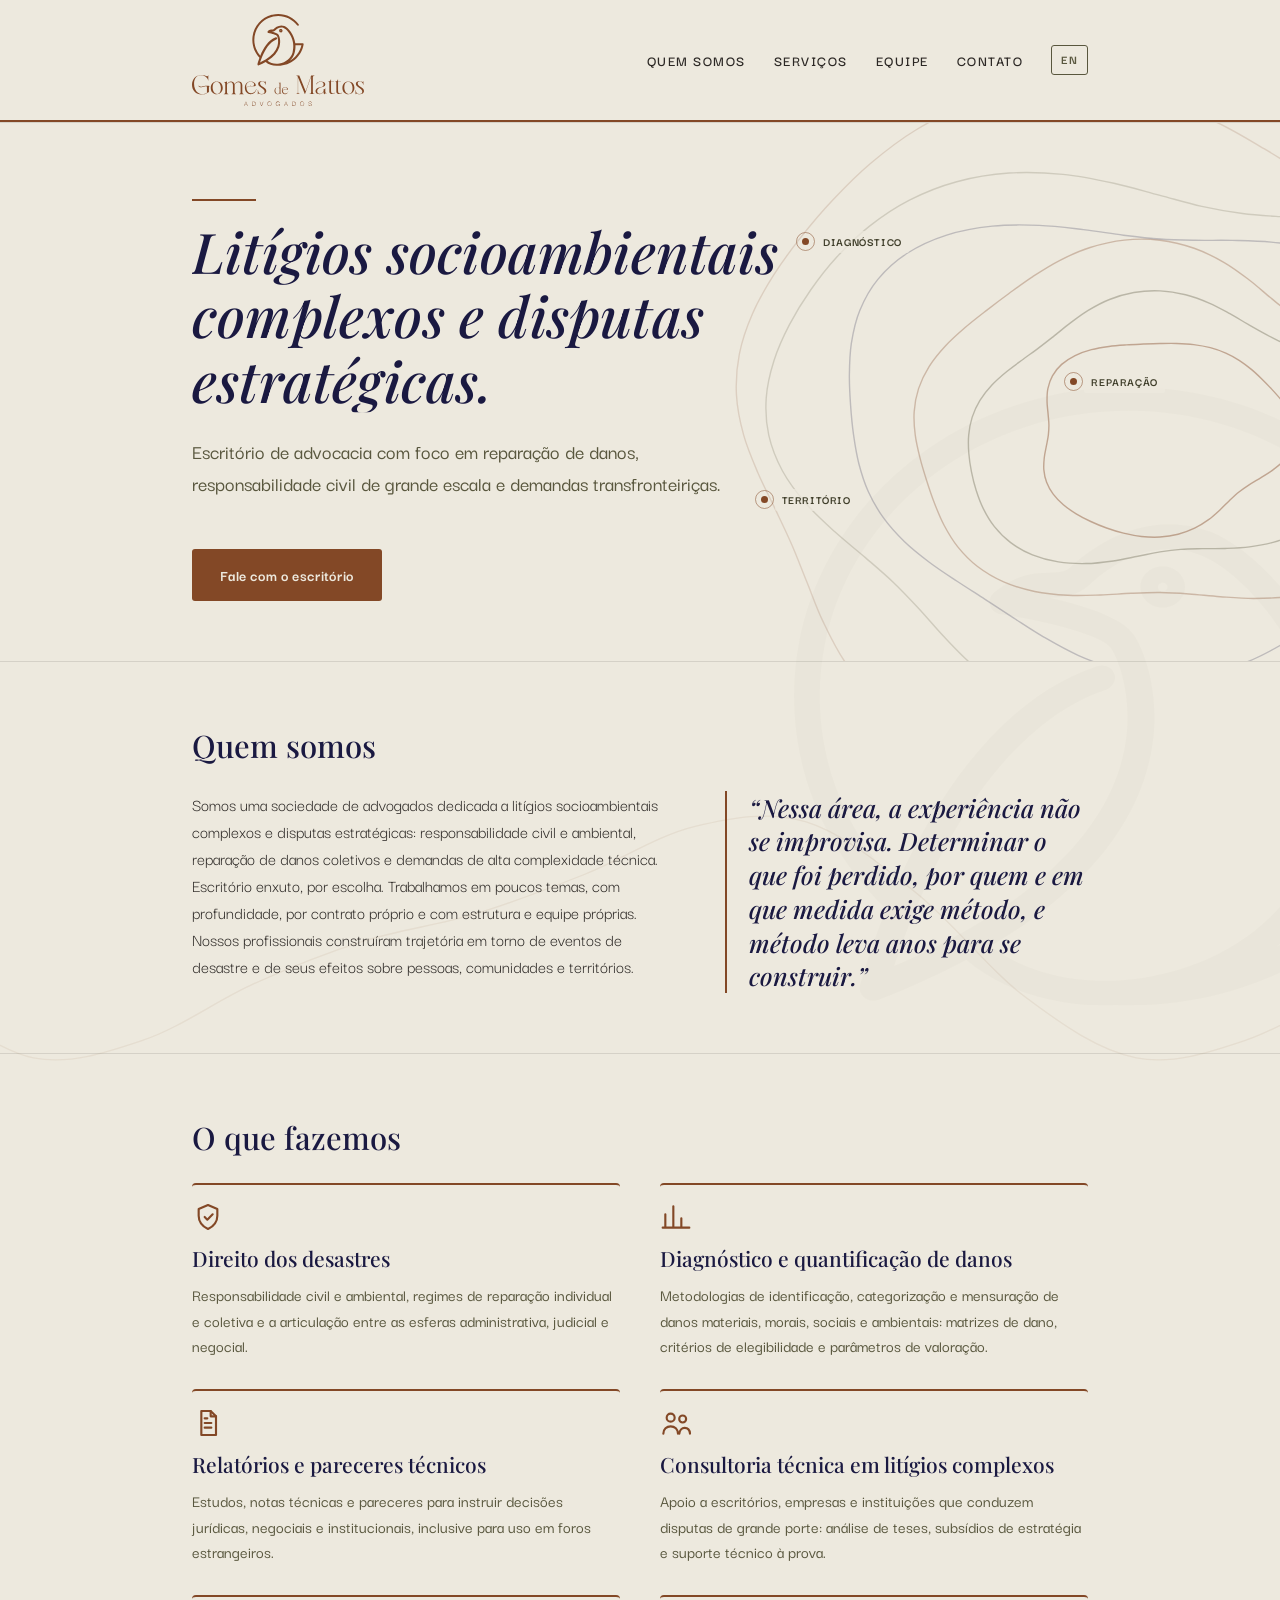
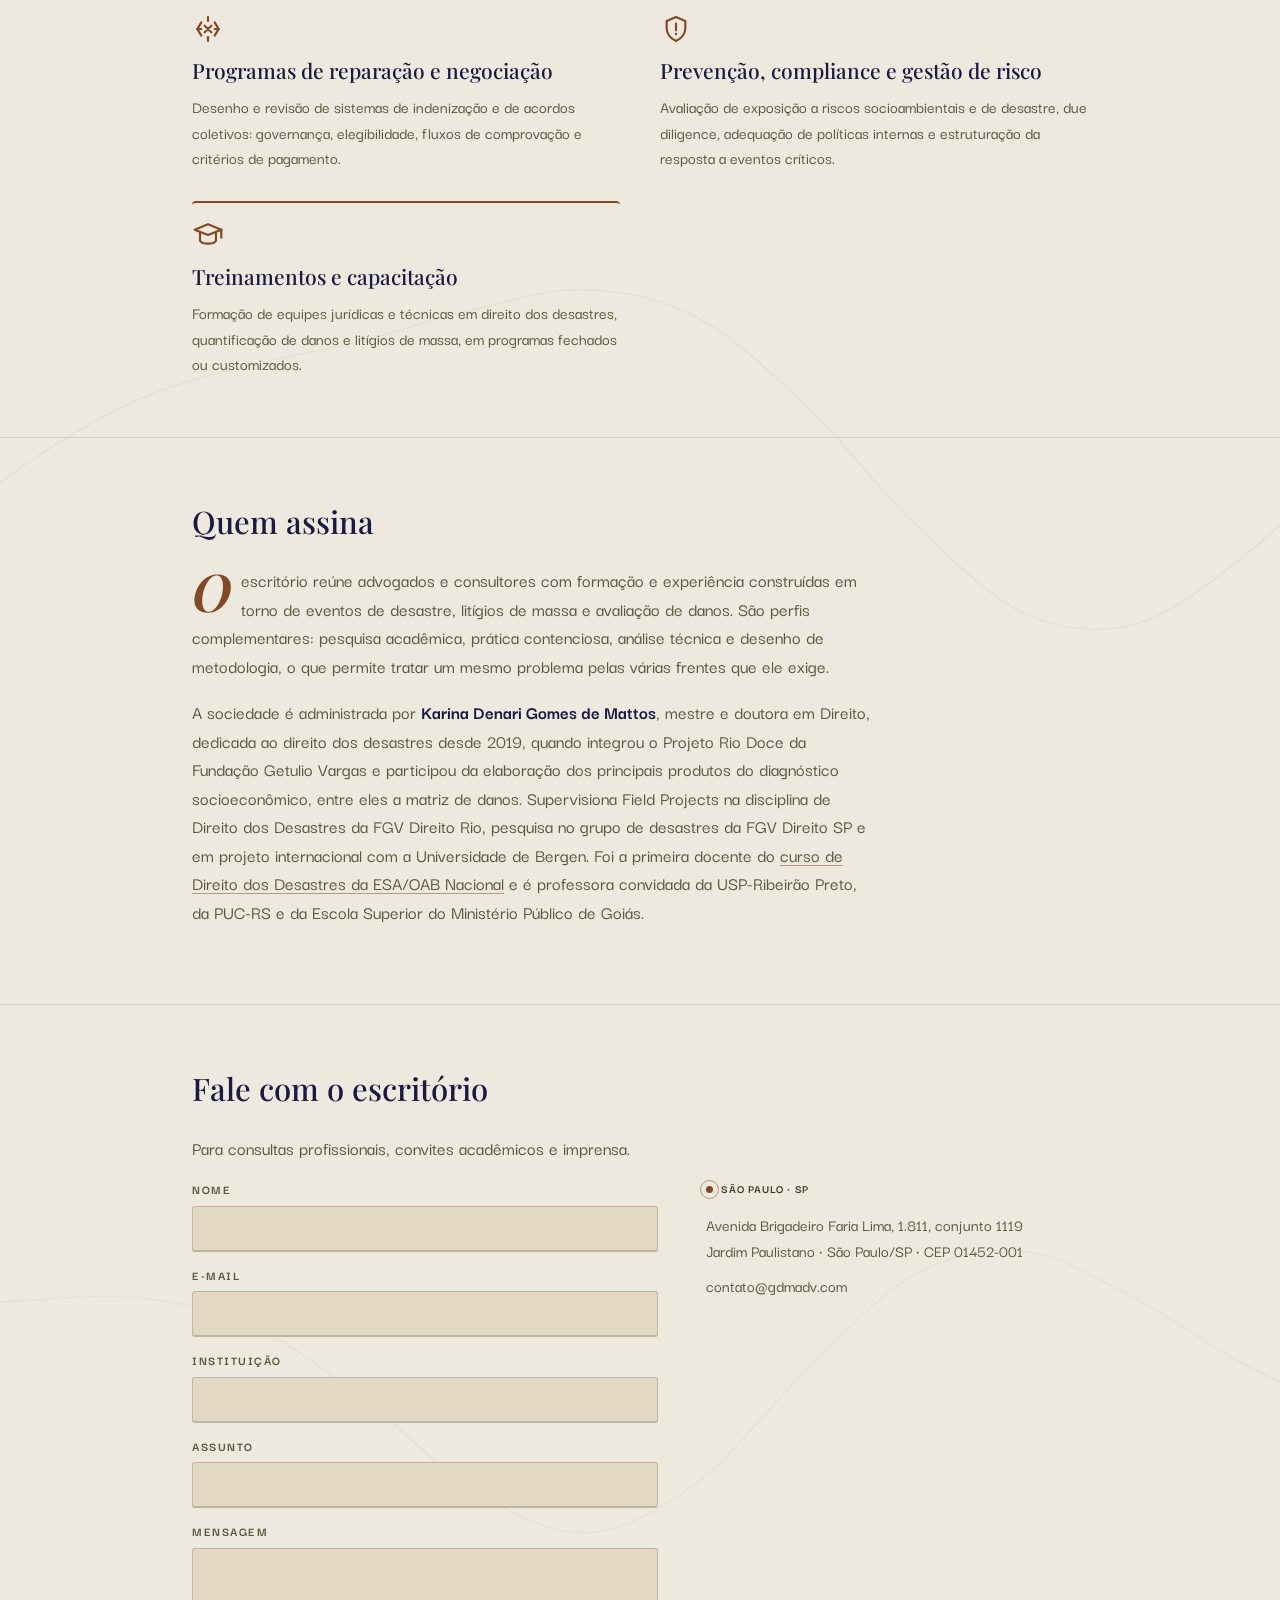
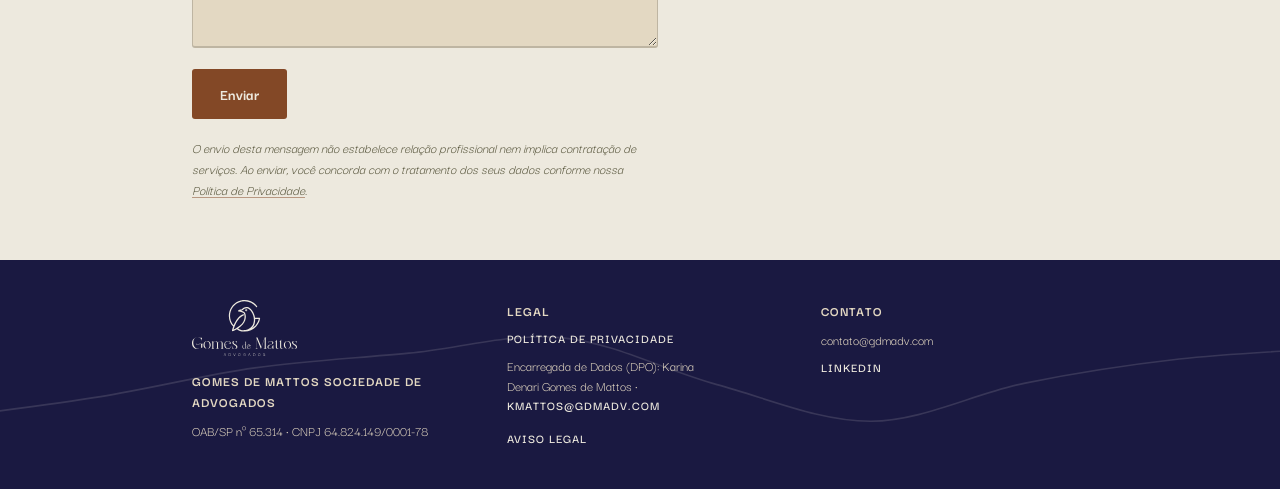
<file: index.html>
<!DOCTYPE html>
<html lang="pt-BR">
<head>
<meta charset="UTF-8">
<meta name="viewport" content="width=device-width, initial-scale=1.0">
<link rel="preconnect" href="https://fonts.googleapis.com">
<link rel="preconnect" href="https://fonts.gstatic.com" crossorigin>
<link href="https://fonts.googleapis.com/css2?family=Darker+Grotesque:wght@400;500;600;700&family=Playfair+Display:ital,wght@0,400;0,500;0,600;1,400;1,500&display=swap" rel="stylesheet">
<link rel="stylesheet" href="/style.css">
<title>Gomes de Mattos Advogados &middot; Lit&iacute;gios socioambientais e disputas estrat&eacute;gicas</title>
<meta name="description" content="Gomes de Mattos Advogados é um escritório especializado em litígios de massa e socioambientais complexos e em disputas estratégicas, com foco em reparação de danos, responsabilidade civil de grande escala e demandas transfronteiriças.">

</head>
<body>
<div class="watermark"><svg viewBox="0 0 164 153" xmlns="http://www.w3.org/2000/svg" xmlns:xlink="http://www.w3.org/1999/xlink" fill="none" overflow="hidden">
<defs><clipPath id="clip0_100_6796"><rect x="0" y="0" width="163.503" height="152.413" fill="currentColor"/></clipPath></defs><g clip-path="url(#clip0_100_6796)"><path d="M82.3848 0C109.133 0.000105042 132.533 11.3726 147.598 29.6982 148.071 30.2091 148.358 30.8713 148.358 31.5967 148.358 33.2105 146.944 34.5195 145.199 34.5195 144.1 34.5195 143.132 33.9991 142.566 33.2109 128.639 16.5707 106.852 5.82237 82.3848 5.82227 57.5925 5.82227 35.5317 16.8487 21.6309 33.875 12.0393 45.6545 6.35355 60.3083 6.35352 76.1953 6.35352 83.9025 7.69363 91.3206 10.168 98.2617 10.667 99.6479 11.2091 101.016 11.7959 102.364 11.7927 102.365 11.7893 102.366 11.7861 102.367 15.0285 109.854 19.6209 116.706 25.2822 122.666 25.6125 121.912 25.8525 121.37 25.8525 121.363 34.8447 101.663 50.5689 76.7535 74.6582 68.7969 76.5156 68.195 78.3849 69.0926 78.9648 70.7559 79.5564 72.4084 78.3497 74.1158 76.5869 74.7178 55.278 81.9411 40.7962 104.925 32.2773 123.41 32.2875 123.447 29.7314 129.189 29.7217 129.211 27.4973 134.519 25.8283 139.192 24.6807 142.65 29.2714 140.68 33.6143 138.612 37.6963 136.478L43.4932 133.282C62.5896 122.206 74.9898 109.248 79.8408 95.1074 85.0466 79.8948 80.2076 67.4946 78.1016 64.3535 76.0902 61.3548 62.46 57.689 50.9951 56.0254 49.753 55.8503 48.7118 55.0292 48.333 53.9131 47.9544 52.7967 48.2735 51.5706 49.1846 50.7607 49.7052 50.301 54.3791 46.2082 59.9873 45.8799 60.8154 45.8361 61.6082 45.8031 62.3535 45.7812 65.6188 45.6718 66.8258 45.5732 68.1982 44.3037 73.0966 39.7836 86.1946 29.8894 102.12 35.5039L102.107 35.5039C113.694 39.5834 133.196 59.4922 136.933 86.2979L160.074 86.2979C160.163 86.2909 160.253 86.2871 160.344 86.2871 162.088 86.2872 163.503 87.5951 163.503 89.209 163.503 89.4525 163.47 89.6889 163.409 89.915 156.733 125.776 123.028 152.402 82.3848 152.402 81.1814 152.402 79.9886 152.371 78.8066 152.321L78.5039 152.392 78.4678 152.392C64.4473 152.786 51.598 148.823 42.4521 141.173L42.3809 141.173C35.8735 144.642 28.6921 147.926 20.8359 151.013 19.6764 151.461 18.3275 151.275 17.3691 150.52 16.399 149.764 15.9846 148.572 16.2803 147.434 16.5178 146.544 18.5521 138.934 22.7002 128.703 8.64116 115.032 0 96.5636 0 76.2061 4.40866e-06 75.2336 0.0205282 74.2654 0.0595703 73.3018 0.0655813 73.1542 0.0731563 73.0067 0.0800781 72.8594 0.118475 72.0376 0.169031 71.2191 0.235352 70.4043 0.245428 70.2811 0.257843 70.1582 0.268555 70.0352 3.13303 36.9745 28.8079 9.86823 62.7314 2.19141 69.0315 0.759463 75.6144 0 82.3848 0ZM99.7295 41.2715C87.8744 37.1019 77.8293 44.117 72.9072 48.6699 69.76 51.5921 66.3403 51.8222 63.0156 51.9316 71.2266 53.7593 80.8695 56.7689 83.7686 61.0918 86.478 65.1413 92.193 79.4576 86.1943 96.9688 80.8937 112.422 68.233 126.092 48.4268 137.77 57.9395 144.894 71.6529 147.838 86.2178 145.54 106.509 142.355 122.897 129.901 127.996 113.823L127.983 113.823C139.579 77.2467 113.111 45.9886 99.7295 41.2715ZM137.482 92.1309C137.849 99.5508 136.968 107.419 134.385 115.563 131.639 124.236 126.25 131.865 118.938 137.908 137.616 128.398 151.531 111.839 156.482 92.1309L137.482 92.1309ZM89.1641 44.4346C92.0628 43.5811 95.1621 45.0589 96.085 47.7402 97.0078 50.4216 95.3986 53.2889 92.5117 54.1426 89.6131 54.996 86.5136 53.5182 85.5908 50.8369 84.6681 48.1556 86.2654 45.2882 89.1641 44.4346ZM91.9561 48.9658C91.7549 48.3968 91.1044 48.0906 90.4893 48.2656 89.8742 48.4516 89.5424 49.0531 89.7314 49.6221 89.9208 50.1912 90.584 50.5093 91.1992 50.3232 91.8143 50.1371 92.1571 49.5349 91.9561 48.9658Z" fill="currentColor" fill-opacity="0.28"/></g></svg></div>
<header>
  <div class="wrap">
    <a class="logo-link" href="/"><img class="logo-mark" src="/assets/logo-rust.svg" alt="Gomes de Mattos Advogados"></a>
    <nav>
      <a href="#sobre">Quem somos</a>
      <a href="#servicos">Servi&ccedil;os</a>
      <a href="#equipe">Equipe</a>
      <a href="#contato">Contato</a>
      <a class="lang-switch" href="/en/">EN</a>
    </nav>
  </div>
</header>
<div class="rule"></div>

<section class="hero">
  <svg class="hero-map" viewBox="0 0 980 660" xmlns="http://www.w3.org/2000/svg" preserveAspectRatio="xMidYMid slice" aria-hidden="true">
<path class="contour contour-0" d="M 786.55 330.00 C 786.33 333.93 785.34 337.98 783.63 341.72 C 781.92 345.46 779.27 349.13 776.31 352.44 C 773.34 355.75 769.54 358.78 765.86 361.57 C 762.18 364.36 758.02 366.78 754.23 369.17 C 750.44 371.56 746.60 373.65 743.13 375.93 C 739.66 378.20 736.47 380.38 733.39 382.84 C 730.31 385.30 727.60 387.90 724.65 390.67 C 721.71 393.44 718.95 396.49 715.70 399.46 C 712.45 402.43 709.07 405.65 705.15 408.48 C 701.23 411.31 696.89 414.17 692.17 416.44 C 687.45 418.70 682.20 420.71 676.84 422.07 C 671.47 423.43 665.67 424.29 660.00 424.62 C 654.33 424.96 648.44 424.68 642.80 424.09 C 637.15 423.49 631.52 422.34 626.12 421.03 C 620.72 419.73 615.46 418.04 610.39 416.23 C 605.32 414.42 600.40 412.39 595.69 410.19 C 590.99 408.00 586.39 405.65 582.15 403.05 C 577.90 400.46 573.79 397.67 570.24 394.63 C 566.68 391.59 563.40 388.28 560.80 384.81 C 558.21 381.33 556.11 377.56 554.67 373.79 C 553.22 370.02 552.47 366.02 552.11 362.18 C 551.75 358.33 552.13 354.43 552.52 350.74 C 552.91 347.04 553.84 343.46 554.47 340.00 C 555.10 336.55 555.89 333.30 556.28 330.00 C 556.67 326.70 556.85 323.56 556.81 320.22 C 556.76 316.87 556.30 313.52 556.02 309.94 C 555.73 306.35 555.10 302.58 555.08 298.71 C 555.05 294.84 555.02 290.69 555.86 286.71 C 556.70 282.73 557.97 278.55 560.10 274.81 C 562.23 271.06 565.14 267.36 568.64 264.22 C 572.15 261.09 576.53 258.28 581.14 256.01 C 585.75 253.73 591.07 251.98 596.30 250.57 C 601.54 249.16 607.16 248.30 612.57 247.55 C 617.98 246.81 623.45 246.47 628.78 246.10 C 634.10 245.73 639.31 245.55 644.52 245.33 C 649.72 245.12 654.82 244.91 660.00 244.81 C 665.18 244.72 670.37 244.59 675.59 244.76 C 680.81 244.92 686.13 245.16 691.33 245.82 C 696.52 246.48 701.80 247.39 706.77 248.70 C 711.74 250.02 716.64 251.73 721.17 253.72 C 725.69 255.71 729.95 258.12 733.91 260.65 C 737.87 263.17 741.46 266.02 744.90 268.87 C 748.35 271.72 751.47 274.73 754.58 277.74 C 757.69 280.76 760.64 283.81 763.56 286.95 C 766.47 290.09 769.39 293.25 772.07 296.58 C 774.74 299.91 777.45 303.33 779.59 306.93 C 781.73 310.53 783.73 314.32 784.89 318.16 C 786.05 322.01 786.76 326.07 786.55 330.00 Z" fill="none" stroke="#834826" stroke-width="1.3" opacity="0.42"/>
<path class="contour contour-1" d="M 845.37 330.00 C 844.90 335.80 843.58 341.59 842.04 347.26 C 840.51 352.92 838.45 358.50 836.14 363.98 C 833.83 369.47 831.24 374.89 828.18 380.16 C 825.12 385.42 821.79 390.68 817.77 395.58 C 813.76 400.49 809.28 405.34 804.09 409.61 C 798.90 413.87 793.01 417.89 786.64 421.18 C 780.27 424.47 773.10 427.24 765.87 429.34 C 758.63 431.44 750.78 432.80 743.23 433.79 C 735.67 434.78 727.90 435.00 720.56 435.27 C 713.23 435.54 706.09 435.28 699.23 435.41 C 692.37 435.55 685.93 435.56 679.39 436.07 C 672.86 436.57 666.66 437.38 660.00 438.45 C 653.34 439.52 646.68 441.11 639.43 442.50 C 632.18 443.90 624.53 445.71 616.52 446.83 C 608.51 447.96 599.88 449.11 591.39 449.26 C 582.90 449.41 573.90 449.08 565.59 447.74 C 557.27 446.40 548.87 444.18 541.50 441.19 C 534.12 438.21 527.21 434.22 521.32 429.85 C 515.44 425.48 510.43 420.25 506.18 414.98 C 501.94 409.71 498.69 403.91 495.85 398.24 C 493.01 392.57 490.97 386.70 489.14 380.96 C 487.30 375.22 485.95 369.48 484.82 363.80 C 483.70 358.11 482.82 352.47 482.39 346.84 C 481.97 341.20 481.77 335.56 482.28 330.00 C 482.80 324.44 483.74 318.84 485.48 313.46 C 487.22 308.08 489.67 302.73 492.73 297.73 C 495.79 292.73 499.69 287.91 503.86 283.43 C 508.02 278.95 512.91 274.82 517.71 270.85 C 522.50 266.88 527.69 263.29 532.63 259.63 C 537.57 255.97 542.52 252.55 547.36 248.90 C 552.21 245.26 556.83 241.59 561.69 237.76 C 566.55 233.92 571.26 229.85 576.53 225.90 C 581.80 221.96 587.22 217.74 593.31 214.08 C 599.40 210.41 606.01 206.70 613.08 203.92 C 620.15 201.14 627.93 198.74 635.75 197.40 C 643.57 196.05 651.98 195.52 660.00 195.88 C 668.02 196.23 676.24 197.64 683.85 199.54 C 691.47 201.44 698.83 204.33 705.68 207.27 C 712.52 210.20 718.82 213.80 724.93 217.14 C 731.04 220.48 736.61 224.03 742.34 227.31 C 748.08 230.59 753.55 233.72 759.33 236.80 C 765.11 239.87 771.00 242.68 777.02 245.75 C 783.04 248.81 789.39 251.75 795.45 255.17 C 801.50 258.59 807.80 262.17 813.33 266.26 C 818.87 270.35 824.28 274.85 828.63 279.71 C 832.99 284.56 836.74 289.92 839.46 295.38 C 842.17 300.84 843.93 306.70 844.91 312.47 C 845.90 318.24 845.85 324.20 845.37 330.00 Z" fill="none" stroke="#59573E" stroke-width="1.3" opacity="0.34"/>
<path class="contour contour-2" d="M 898.00 330.00 C 899.01 337.44 899.01 345.05 898.56 352.61 C 898.11 360.18 896.96 367.80 895.32 375.40 C 893.68 383.00 891.59 390.67 888.72 398.21 C 885.85 405.76 882.52 413.41 878.09 420.66 C 873.67 427.91 868.50 435.20 862.15 441.69 C 855.81 448.18 848.35 454.44 840.00 459.60 C 831.64 464.76 822.00 469.27 812.03 472.65 C 802.06 476.03 790.97 478.36 780.18 479.87 C 769.39 481.39 758.01 481.69 747.29 481.72 C 736.56 481.76 725.90 480.78 715.85 480.08 C 705.80 479.38 696.28 478.17 686.98 477.53 C 677.67 476.88 668.97 476.33 660.00 476.22 C 651.03 476.11 642.35 476.51 633.14 476.89 C 623.93 477.27 614.52 478.19 604.74 478.50 C 594.95 478.81 584.61 479.31 574.42 478.76 C 564.22 478.21 553.51 477.28 543.56 475.21 C 533.62 473.13 523.58 470.16 514.74 466.30 C 505.89 462.44 497.59 457.46 490.50 452.04 C 483.40 446.62 477.35 440.22 472.15 433.78 C 466.96 427.34 462.95 420.30 459.30 413.43 C 455.65 406.56 452.94 399.49 450.24 392.56 C 447.54 385.63 445.31 378.75 443.11 371.84 C 440.91 364.94 438.78 358.11 437.03 351.13 C 435.29 344.16 433.54 337.13 432.64 330.00 C 431.73 322.87 431.11 315.56 431.62 308.35 C 432.13 301.14 433.37 293.78 435.71 286.73 C 438.04 279.68 441.47 272.67 445.62 266.06 C 449.77 259.46 455.07 253.13 460.63 247.12 C 466.18 241.11 472.59 235.50 478.97 229.99 C 485.35 224.47 492.13 219.29 498.92 214.02 C 505.70 208.75 512.54 203.57 519.69 198.34 C 526.84 193.12 534.01 187.74 541.84 182.64 C 549.66 177.54 557.77 172.24 566.65 167.74 C 575.53 163.23 585.07 158.79 595.10 155.62 C 605.14 152.45 616.04 149.85 626.85 148.73 C 637.67 147.60 649.18 147.61 660.00 148.88 C 670.82 150.15 681.80 152.90 691.75 156.35 C 701.70 159.81 711.16 164.68 719.70 169.59 C 728.23 174.50 735.81 180.39 742.95 185.82 C 750.09 191.24 756.23 196.99 762.54 202.13 C 768.84 207.27 774.54 212.16 780.77 216.68 C 787.01 221.19 793.24 225.18 799.95 229.24 C 806.66 233.29 813.85 236.92 821.06 241.02 C 828.27 245.12 836.05 249.15 843.22 253.84 C 850.40 258.52 857.80 263.54 864.12 269.13 C 870.43 274.71 876.39 280.87 881.12 287.34 C 885.85 293.81 889.68 300.85 892.50 307.96 C 895.31 315.07 896.99 322.56 898.00 330.00 Z" fill="none" stroke="#834826" stroke-width="1.3" opacity="0.3"/>
<path class="contour contour-3" d="M 970.99 330.00 C 971.81 339.68 971.28 349.74 968.87 359.28 C 966.46 368.81 962.14 378.41 956.55 387.21 C 950.96 396.02 943.33 404.43 935.31 412.11 C 927.30 419.79 917.70 426.72 908.48 433.29 C 899.26 439.86 889.29 445.63 879.97 451.53 C 870.66 457.42 861.44 462.83 852.58 468.66 C 843.72 474.49 835.41 480.34 826.80 486.51 C 818.18 492.69 810.00 499.29 800.89 505.70 C 791.79 512.12 782.54 519.02 772.17 524.98 C 761.81 530.94 750.64 536.99 738.71 541.49 C 726.77 545.98 713.70 549.85 700.58 551.95 C 687.47 554.05 673.40 554.80 660.00 554.09 C 646.60 553.37 632.88 550.92 620.20 547.66 C 607.52 544.39 595.25 539.50 583.90 534.49 C 572.55 529.47 562.09 523.37 552.09 517.57 C 542.09 511.78 533.00 505.58 523.90 499.73 C 514.80 493.88 506.23 488.15 497.50 482.48 C 488.77 476.81 480.10 471.42 471.51 465.71 C 462.93 460.01 454.16 454.40 445.98 448.24 C 437.81 442.08 429.61 435.68 422.45 428.75 C 415.28 421.82 408.56 414.39 402.99 406.65 C 397.41 398.91 392.76 390.64 388.97 382.29 C 385.18 373.93 382.52 365.23 380.25 356.52 C 377.98 347.80 376.63 338.96 375.35 330.00 C 374.07 321.04 373.24 312.03 372.59 302.76 C 371.93 293.48 371.32 284.04 371.43 274.33 C 371.55 264.62 371.68 254.54 373.29 244.49 C 374.90 234.45 376.99 223.94 381.10 214.06 C 385.20 204.18 390.55 194.05 397.90 185.20 C 405.25 176.34 414.54 167.80 425.19 160.94 C 435.85 154.08 448.65 148.25 461.82 144.05 C 475.00 139.85 489.89 137.24 504.23 135.74 C 518.57 134.24 533.72 134.49 547.84 135.04 C 561.96 135.59 575.91 137.52 588.94 139.05 C 601.97 140.57 614.18 142.74 626.02 144.19 C 637.87 145.64 648.82 146.96 660.00 147.75 C 671.18 148.54 681.88 148.71 693.11 148.93 C 704.33 149.14 715.67 148.75 727.35 149.03 C 739.03 149.31 751.20 149.42 763.21 150.60 C 775.22 151.79 787.65 153.41 799.41 156.14 C 811.17 158.87 822.93 162.51 833.76 166.96 C 844.58 171.41 854.89 176.92 864.37 182.86 C 873.84 188.79 882.49 195.60 890.63 202.58 C 898.76 209.57 906.12 217.09 913.20 224.75 C 920.28 232.41 926.88 240.35 933.10 248.55 C 939.32 256.75 945.35 265.18 950.50 273.96 C 955.65 282.73 960.59 291.84 964.00 301.18 C 967.42 310.52 970.18 320.32 970.99 330.00 Z" fill="none" stroke="#1A1941" stroke-width="1.3" opacity="0.22"/>
<path class="contour contour-4" d="M 1021.08 330.00 C 1020.69 341.35 1019.94 352.69 1018.11 363.95 C 1016.28 375.20 1013.97 386.55 1010.08 397.54 C 1006.20 408.52 1001.32 419.56 994.81 429.85 C 988.30 440.14 980.25 450.20 971.03 459.29 C 961.81 468.38 950.85 476.82 939.48 484.40 C 928.10 491.99 915.33 498.61 902.78 504.80 C 890.23 511.00 876.99 516.24 864.17 521.57 C 851.34 526.90 838.53 531.67 825.82 536.79 C 813.10 541.91 800.73 547.02 787.88 552.28 C 775.03 557.55 762.31 563.21 748.71 568.37 C 735.12 573.54 721.09 579.06 706.31 583.25 C 691.52 587.44 675.81 591.45 660.00 593.50 C 644.19 595.55 627.41 596.58 611.44 595.56 C 595.48 594.55 579.08 591.74 564.20 587.42 C 549.32 583.09 534.93 576.66 522.16 569.60 C 509.38 562.54 497.94 553.68 487.56 545.05 C 477.17 536.42 468.44 526.77 459.86 517.80 C 451.27 508.83 443.97 499.74 436.06 491.24 C 428.14 482.74 420.65 474.73 412.36 466.82 C 404.07 458.91 395.33 451.57 386.30 443.77 C 377.28 435.97 367.40 428.39 358.20 420.01 C 348.99 411.62 339.23 402.92 331.08 393.46 C 322.93 384.00 315.07 373.82 309.31 363.24 C 303.55 352.67 299.05 341.32 296.53 330.00 C 294.01 318.68 293.38 306.86 294.19 295.32 C 294.99 283.79 297.75 272.14 301.35 260.81 C 304.95 249.48 310.07 238.29 315.76 227.34 C 321.45 216.38 328.10 205.61 335.47 195.10 C 342.84 184.58 350.86 174.14 359.97 164.24 C 369.09 154.35 378.96 144.50 390.17 135.72 C 401.38 126.95 413.74 118.46 427.23 111.59 C 440.73 104.72 455.71 98.68 471.15 94.50 C 486.60 90.31 503.45 87.60 519.89 86.46 C 536.34 85.32 553.60 86.09 569.81 87.66 C 586.03 89.23 602.16 92.63 617.19 95.88 C 632.22 99.14 646.39 103.59 660.00 107.18 C 673.61 110.77 686.10 114.60 698.87 117.41 C 711.65 120.22 723.68 122.41 736.64 124.05 C 749.61 125.69 762.65 126.30 776.64 127.25 C 790.64 128.19 805.48 128.35 820.62 129.70 C 835.75 131.05 851.99 132.36 867.45 135.34 C 882.92 138.32 899.03 142.15 913.39 147.56 C 927.75 152.96 941.79 159.85 953.63 167.78 C 965.47 175.70 975.94 185.22 984.44 195.13 C 992.95 205.04 999.44 216.17 1004.66 227.21 C 1009.87 238.25 1013.09 249.94 1015.72 261.37 C 1018.35 272.81 1019.54 284.40 1020.43 295.83 C 1021.32 307.27 1021.46 318.65 1021.08 330.00 Z" fill="none" stroke="#59573E" stroke-width="1.3" opacity="0.2"/>
<path class="contour contour-5" d="M 1079.87 330.00 C 1079.83 343.17 1078.52 356.35 1076.67 369.50 C 1074.83 382.64 1072.33 395.79 1068.81 408.87 C 1065.30 421.95 1061.28 435.16 1055.60 447.98 C 1049.92 460.80 1043.33 473.76 1034.75 485.78 C 1026.17 497.81 1016.01 509.67 1004.13 520.12 C 992.25 530.58 978.32 540.30 963.48 548.51 C 948.64 556.71 931.85 563.60 915.09 569.36 C 898.33 575.12 880.32 579.29 862.93 583.07 C 845.54 586.86 827.86 589.30 810.76 592.06 C 793.67 594.83 777.00 596.95 760.36 599.66 C 743.71 602.38 727.62 605.26 710.90 608.36 C 694.17 611.47 677.53 615.21 660.00 618.29 C 642.47 621.38 624.31 624.95 605.72 626.87 C 587.12 628.79 567.48 630.43 548.43 629.80 C 529.38 629.16 509.54 627.22 491.41 623.04 C 473.29 618.87 455.30 612.57 439.69 604.75 C 424.08 596.92 409.80 586.76 397.75 576.08 C 385.70 565.40 375.87 552.86 367.39 540.68 C 358.91 528.50 352.79 515.38 346.88 502.99 C 340.97 490.61 336.75 478.20 331.95 466.37 C 327.14 454.54 322.92 443.22 318.04 431.98 C 313.16 420.75 307.92 410.03 302.68 398.94 C 297.45 387.84 291.53 376.88 286.62 365.39 C 281.71 353.90 276.57 342.12 273.22 330.00 C 269.87 317.88 267.19 305.27 266.52 292.70 C 265.85 280.14 266.71 267.21 269.20 254.60 C 271.68 242.00 276.06 229.38 281.41 217.09 C 286.77 204.81 293.78 192.78 301.32 180.90 C 308.85 169.02 317.46 157.41 326.61 145.81 C 335.77 134.21 345.51 122.66 356.24 111.29 C 366.97 99.93 378.25 88.37 391.01 77.60 C 403.77 66.83 417.50 55.93 432.81 46.68 C 448.12 37.42 464.98 28.56 482.86 22.09 C 500.75 15.62 520.45 10.44 540.12 7.86 C 559.78 5.29 580.89 4.91 600.87 6.65 C 620.86 8.39 641.29 12.81 660.00 18.28 C 678.71 23.76 696.68 31.70 713.12 39.48 C 729.56 47.26 744.44 56.61 758.64 64.95 C 772.84 73.30 785.40 82.00 798.33 89.54 C 811.27 97.09 823.25 103.96 836.24 110.22 C 849.22 116.48 862.31 121.64 876.24 127.10 C 890.17 132.55 905.01 137.21 919.80 142.94 C 934.60 148.68 950.41 154.38 964.98 161.50 C 979.55 168.62 994.47 176.54 1007.23 185.66 C 1020.00 194.77 1031.97 205.16 1041.57 216.20 C 1051.18 227.24 1058.97 239.51 1064.85 251.89 C 1070.74 264.27 1074.37 277.47 1076.88 290.48 C 1079.38 303.50 1079.90 316.83 1079.87 330.00 Z" fill="none" stroke="#834826" stroke-width="1.3" opacity="0.16"/>
</svg>
  <div class="hero-marker hero-marker-1"><span class="hero-marker-dot"></span><span class="hero-marker-label">Diagn&oacute;stico</span></div>
  <div class="hero-marker hero-marker-2"><span class="hero-marker-dot"></span><span class="hero-marker-label">Repara&ccedil;&atilde;o</span></div>
  <div class="hero-marker hero-marker-3"><span class="hero-marker-dot"></span><span class="hero-marker-label">Territ&oacute;rio</span></div>
  <div class="wrap">
    <span class="hero-kicker"></span>
    <h1>Lit&iacute;gios socioambientais complexos e disputas estrat&eacute;gicas.</h1>
    <p class="lead">Escrit&oacute;rio de advocacia com foco em repara&ccedil;&atilde;o de danos, responsabilidade civil de grande escala e demandas transfronteiri&ccedil;as.</p>
    <a class="btn" href="#contato">Fale com o escrit&oacute;rio</a>
  </div>
</section>

<div class="territory-wrap">
<svg class="territory-lines" viewBox="0 0 1000 2350" preserveAspectRatio="none" xmlns="http://www.w3.org/2000/svg" aria-hidden="true">
<path class="territory-line territory-line-0" d="M -60.00 282.65 C -45.64 291.08 -2.56 327.30 26.15 333.23 C 54.87 339.15 83.59 328.60 112.31 318.22 C 141.03 307.85 169.74 284.82 198.46 270.97 C 227.18 257.11 255.90 244.84 284.62 235.10 C 313.33 225.37 342.05 221.90 370.77 212.56 C 399.49 203.22 428.21 191.35 456.92 179.07 C 485.64 166.79 514.36 146.24 543.08 138.88 C 571.79 131.53 600.51 125.70 629.23 134.95 C 657.95 144.20 686.67 169.75 715.38 194.36 C 744.10 218.98 772.82 259.51 801.54 282.65 C 830.26 305.80 858.97 327.30 887.69 333.23 C 916.41 339.15 945.13 328.60 973.85 318.22 C 1002.56 307.85 1045.64 278.84 1060.00 270.97" fill="none" stroke="#834826" stroke-width="1.1" opacity="0.07"/>
<path class="territory-line territory-line-1" d="M -60.00 1245.60 C -45.64 1233.63 -2.56 1194.39 26.15 1173.78 C 54.87 1153.17 83.59 1135.10 112.31 1121.93 C 141.03 1108.75 169.74 1102.69 198.46 1094.71 C 227.18 1086.72 255.90 1081.78 284.62 1074.04 C 313.33 1066.30 342.05 1055.31 370.77 1048.27 C 399.49 1041.22 428.21 1030.79 456.92 1031.77 C 485.64 1032.75 514.36 1038.04 543.08 1054.14 C 571.79 1070.24 600.51 1099.20 629.23 1128.36 C 657.95 1157.52 686.67 1199.78 715.38 1229.10 C 744.10 1258.43 772.82 1290.43 801.54 1304.32 C 830.26 1318.22 858.97 1320.93 887.69 1312.49 C 916.41 1304.05 945.13 1277.88 973.85 1253.69 C 1002.56 1229.50 1045.64 1181.76 1060.00 1167.38" fill="none" stroke="#59573E" stroke-width="1.1" opacity="0.06"/>
<path class="territory-line territory-line-2" d="M -60.00 1889.14 C -45.64 1887.60 -2.56 1881.61 26.15 1879.90 C 54.87 1878.18 83.59 1875.11 112.31 1878.85 C 141.03 1882.58 169.74 1888.11 198.46 1902.31 C 227.18 1916.50 255.90 1941.03 284.62 1964.00 C 313.33 1986.97 342.05 2021.50 370.77 2040.13 C 399.49 2058.76 428.21 2076.67 456.92 2075.78 C 485.64 2074.89 514.36 2057.37 543.08 2034.79 C 571.79 2012.20 600.51 1969.67 629.23 1940.26 C 657.95 1910.84 686.67 1875.09 715.38 1858.31 C 744.10 1841.53 772.82 1836.05 801.54 1839.57 C 830.26 1843.08 858.97 1863.42 887.69 1879.41 C 916.41 1895.39 945.13 1919.36 973.85 1935.48 C 1002.56 1951.60 1045.64 1969.37 1060.00 1976.14" fill="none" stroke="#834826" stroke-width="1.0" opacity="0.055"/>
</svg>

<section id="sobre">
  <div class="wrap">
    <h3>Quem somos</h3>
    <div class="sobre-grid">
      <div class="sobre-text">
        <p>Somos uma sociedade de advogados dedicada a lit&iacute;gios socioambientais complexos e disputas estrat&eacute;gicas: responsabilidade civil e ambiental, repara&ccedil;&atilde;o de danos coletivos e demandas de alta complexidade t&eacute;cnica.</p>
        <p>Escrit&oacute;rio enxuto, por escolha. Trabalhamos em poucos temas, com profundidade, por contrato pr&oacute;prio e com estrutura e equipe pr&oacute;prias. Nossos profissionais constru&iacute;ram trajet&oacute;ria em torno de eventos de desastre e de seus efeitos sobre pessoas, comunidades e territ&oacute;rios.</p>
      </div>
      <blockquote class="sobre-pullquote"><p>&ldquo;Nessa &aacute;rea, a experi&ecirc;ncia n&atilde;o se improvisa. Determinar o que foi perdido, por quem e em que medida exige m&eacute;todo, e m&eacute;todo leva anos para se construir.&rdquo;</p></blockquote>
    </div>
  </div>
</section>

<section id="servicos">
  <div class="wrap">
    <h3>O que fazemos</h3>
    <div class="services-grid">
      <div class="service-card">
        <span class="service-icon"><svg viewBox="0 0 24 24" fill="none" stroke="currentColor" stroke-width="1.6" stroke-linecap="round" stroke-linejoin="round"><path d="M12 3l7 3v5c0 4.5-3 8-7 10-4-2-7-5.5-7-10V6l7-3z"/><path d="M9.5 12l2 2 4-4"/></svg></span>
        <h4>Direito dos desastres</h4>
        <p>Responsabilidade civil e ambiental, regimes de repara&ccedil;&atilde;o individual e coletiva e a articula&ccedil;&atilde;o entre as esferas administrativa, judicial e negocial.</p>
      </div>
      <div class="service-card">
        <span class="service-icon"><svg viewBox="0 0 24 24" fill="none" stroke="currentColor" stroke-width="1.6" stroke-linecap="round" stroke-linejoin="round"><path d="M4 20V10M10 20V4M16 20v-7M22 20H2"/></svg></span>
        <h4>Diagn&oacute;stico e quantifica&ccedil;&atilde;o de danos</h4>
        <p>Metodologias de identifica&ccedil;&atilde;o, categoriza&ccedil;&atilde;o e mensura&ccedil;&atilde;o de danos materiais, morais, sociais e ambientais: matrizes de dano, crit&eacute;rios de elegibilidade e par&acirc;metros de valora&ccedil;&atilde;o.</p>
      </div>
      <div class="service-card">
        <span class="service-icon"><svg viewBox="0 0 24 24" fill="none" stroke="currentColor" stroke-width="1.6" stroke-linecap="round" stroke-linejoin="round"><path d="M7 3h7l4 4v14H7V3z"/><path d="M14 3v4h4M9.5 12h5M9.5 15.5h5M9.5 8.5h2"/></svg></span>
        <h4>Relat&oacute;rios e pareceres t&eacute;cnicos</h4>
        <p>Estudos, notas t&eacute;cnicas e pareceres para instruir decis&otilde;es jur&iacute;dicas, negociais e institucionais, inclusive para uso em foros estrangeiros.</p>
      </div>
      <div class="service-card">
        <span class="service-icon"><svg viewBox="0 0 24 24" fill="none" stroke="currentColor" stroke-width="1.6" stroke-linecap="round" stroke-linejoin="round"><circle cx="8" cy="8" r="3"/><circle cx="17" cy="9" r="2.6"/><path d="M2.5 20c0-3.3 2.5-5.5 5.5-5.5s5.5 2.2 5.5 5.5M14.5 20c.2-2.6 1.9-4.3 4-4.3s3.8 1.6 4 4.3"/></svg></span>
        <h4>Consultoria t&eacute;cnica em lit&iacute;gios complexos</h4>
        <p>Apoio a escrit&oacute;rios, empresas e institui&ccedil;&otilde;es que conduzem disputas de grande porte: an&aacute;lise de teses, subs&iacute;dios de estrat&eacute;gia e suporte t&eacute;cnico &agrave; prova.</p>
      </div>
      <div class="service-card">
        <span class="service-icon"><svg viewBox="0 0 24 24" fill="none" stroke="currentColor" stroke-width="1.6" stroke-linecap="round" stroke-linejoin="round"><path d="M12 3v3M12 18v3M4 12h3M17 12h3"/><path d="M7 7l-3 5 3 5M17 7l3 5-3 5"/><path d="M9.5 9.5l5 5M14.5 9.5l-5 5"/></svg></span>
        <h4>Programas de repara&ccedil;&atilde;o e negocia&ccedil;&atilde;o</h4>
        <p>Desenho e revis&atilde;o de sistemas de indeniza&ccedil;&atilde;o e de acordos coletivos: governan&ccedil;a, elegibilidade, fluxos de comprova&ccedil;&atilde;o e crit&eacute;rios de pagamento.</p>
      </div>
      <div class="service-card">
        <span class="service-icon"><svg viewBox="0 0 24 24" fill="none" stroke="currentColor" stroke-width="1.6" stroke-linecap="round" stroke-linejoin="round"><path d="M12 3l7 3v5c0 4.5-3 8-7 10-4-2-7-5.5-7-10V6l7-3z"/><path d="M12 8v5"/><circle cx="12" cy="15.8" r=".9" fill="currentColor" stroke="none"/></svg></span>
        <h4>Preven&ccedil;&atilde;o, compliance e gest&atilde;o de risco</h4>
        <p>Avalia&ccedil;&atilde;o de exposi&ccedil;&atilde;o a riscos socioambientais e de desastre, due diligence, adequa&ccedil;&atilde;o de pol&iacute;ticas internas e estrutura&ccedil;&atilde;o da resposta a eventos cr&iacute;ticos.</p>
      </div>
      <div class="service-card">
        <span class="service-icon"><svg viewBox="0 0 24 24" fill="none" stroke="currentColor" stroke-width="1.6" stroke-linecap="round" stroke-linejoin="round"><path d="M2 8l10-4 10 4-10 4-10-4z"/><path d="M6 10.5V16c0 1.4 2.7 2.5 6 2.5s6-1.1 6-2.5v-5.5M22 8v6"/></svg></span>
        <h4>Treinamentos e capacita&ccedil;&atilde;o</h4>
        <p>Forma&ccedil;&atilde;o de equipes jur&iacute;dicas e t&eacute;cnicas em direito dos desastres, quantifica&ccedil;&atilde;o de danos e lit&iacute;gios de massa, em programas fechados ou customizados.</p>
      </div>
    </div>
  </div>
</section>

<section id="equipe">
  <div class="wrap">
    <h3>Quem assina</h3>
    <p class="equipe-lead">O escrit&oacute;rio re&uacute;ne advogados e consultores com forma&ccedil;&atilde;o e experi&ecirc;ncia constru&iacute;das em torno de eventos de desastre, lit&iacute;gios de massa e avalia&ccedil;&atilde;o de danos. S&atilde;o perfis complementares: pesquisa acad&ecirc;mica, pr&aacute;tica contenciosa, an&aacute;lise t&eacute;cnica e desenho de metodologia, o que permite tratar um mesmo problema pelas v&aacute;rias frentes que ele exige.</p>
    <p>A sociedade &eacute; administrada por <span class="team-name">Karina Denari Gomes de Mattos</span>, mestre e doutora em Direito, dedicada ao direito dos desastres desde 2019, quando integrou o Projeto Rio Doce da Funda&ccedil;&atilde;o Getulio Vargas e participou da elabora&ccedil;&atilde;o dos principais produtos do diagn&oacute;stico socioecon&ocirc;mico, entre eles a matriz de danos. Supervisiona Field Projects na disciplina de Direito dos Desastres da FGV Direito Rio, pesquisa no grupo de desastres da FGV Direito SP e em projeto internacional com a Universidade de Bergen. Foi a primeira docente do <a href="https://direitodosdesastres.com.br/" target="_blank" rel="noopener">curso de Direito dos Desastres da ESA/OAB Nacional</a> e &eacute; professora convidada da USP-Ribeir&atilde;o Preto, da PUC-RS e da Escola Superior do Minist&eacute;rio P&uacute;blico de Goi&aacute;s.</p>
  </div>
</section>

<section id="contato">
  <div class="wrap">
    <h3>Fale com o escrit&oacute;rio</h3>
    <p>Para consultas profissionais, convites acad&ecirc;micos e imprensa.</p>
    <div class="contact-grid">
      <form id="contact-form">
        <div class="field">
          <label for="nome">Nome</label>
          <input type="text" id="nome" name="nome" required>
        </div>
        <div class="field">
          <label for="email">E-mail</label>
          <input type="email" id="email" name="email" required>
        </div>
        <div class="field">
          <label for="instituicao">Institui&ccedil;&atilde;o</label>
          <input type="text" id="instituicao" name="instituicao">
        </div>
        <div class="field">
          <label for="assunto">Assunto</label>
          <input type="text" id="assunto" name="assunto">
        </div>
        <div class="field">
          <label for="mensagem">Mensagem</label>
          <textarea id="mensagem" name="mensagem" required></textarea>
        </div>
        <button class="btn" type="submit" style="align-self:flex-start;">Enviar</button>
        <p class="form-note">O envio desta mensagem n&atilde;o estabelece rela&ccedil;&atilde;o profissional nem implica contrata&ccedil;&atilde;o de servi&ccedil;os. Ao enviar, voc&ecirc; concorda com o tratamento dos seus dados conforme nossa <a href="/privacidade.html">Pol&iacute;tica de Privacidade</a>.</p>
        <p class="form-status" id="form-status">Abrindo seu aplicativo de e-mail com a mensagem preenchida &mdash; &eacute; s&oacute; conferir e enviar por l&aacute;.</p>
      </form>
      <div class="contact-info">
        <div class="contact-marker"><span class="hero-marker-dot"></span><span class="contact-marker-label">S&atilde;o Paulo &middot; SP</span></div>
        <p>Avenida Brigadeiro Faria Lima, 1.811, conjunto 1119<br>
        Jardim Paulistano &middot; S&atilde;o Paulo/SP &middot; CEP 01452-001</p>
        <p><a href="mailto:contato@gdmadv.com">contato@gdmadv.com</a></p>
      </div>
    </div>
  </div>
</section>

</div>

<footer>
  <div class="wrap">
    <div class="footer-cols">
      <div class="footer-col">
        <img class="logo-mark logo-mark--footer" src="/assets/logo-cream.svg" alt="Gomes de Mattos Advogados">
        <p class="footer-col-title" style="margin-top:14px;">Gomes de Mattos Sociedade de Advogados</p>
        <p>OAB/SP n&ordm; 65.314 &middot; CNPJ 64.824.149/0001-78</p>
      </div>
      <div class="footer-col">
        <p class="footer-col-title">Legal</p>
        <div class="footer-links">
          <a href="/privacidade.html">Pol&iacute;tica de Privacidade</a>
          <p class="footer-dpo-note">Encarregada de Dados (DPO): Karina Denari Gomes de Mattos &middot; <a href="mailto:kmattos@gdmadv.com">kmattos@gdmadv.com</a></p>
          <a href="/aviso-legal.html">Aviso Legal</a>
        </div>
      </div>
      <div class="footer-col">
        <p class="footer-col-title">Contato</p>
        <p><a href="mailto:contato@gdmadv.com">contato@gdmadv.com</a></p>
        <div class="footer-links">
          <a href="https://www.linkedin.com/company/gdmadvogados/" target="_blank" rel="noopener">LinkedIn</a>
        </div>
      </div>
    </div>
  </div>
  <div class="footer-lines-wrap"><svg class="footer-lines" viewBox="0 0 960 140" preserveAspectRatio="none" xmlns="http://www.w3.org/2000/svg" aria-hidden="true">
<path d="M -40.00 96.45 C -20.74 94.29 37.04 88.59 75.56 83.51 C 114.07 78.43 152.59 70.38 191.11 65.95 C 229.63 61.53 268.15 60.03 306.67 56.97 C 345.19 53.90 383.70 44.36 422.22 47.57 C 460.74 50.77 499.26 67.68 537.78 76.18 C 576.30 84.68 614.81 98.73 653.33 98.57 C 691.85 98.42 730.37 81.59 768.89 75.25 C 807.41 68.91 845.93 64.11 884.44 60.54 C 922.96 56.97 980.74 54.96 1000.00 53.85" fill="none" stroke="#EDE9DE" stroke-width="1" opacity="0.14"/>
</svg></div>
</footer>
<script>
window.GDM_MAILTO_LINES = function (f) {
  var nome = f.get('nome') || '';
  var email = f.get('email') || '';
  var instituicao = f.get('instituicao') || '';
  var assunto = f.get('assunto') || 'Contato pelo site';
  var mensagem = f.get('mensagem') || '';
  var body = 'Nome: ' + nome + '\nE-mail: ' + email + '\nInstitui\u00e7\u00e3o: ' + instituicao + '\n\n' + mensagem;
  return { subject: assunto, body: body };
};
</script>
<script>
document.getElementById('contact-form').addEventListener('submit', function (e) {
  e.preventDefault();
  var f = new FormData(e.target);
  var lines = window.GDM_MAILTO_LINES(f);
  var mailto = 'mailto:contato@gdmadv.com?subject=' + encodeURIComponent(lines.subject) + '&body=' + encodeURIComponent(lines.body);
  window.location.href = mailto;
  var status = document.getElementById('form-status');
  if (status) { status.classList.add('visible'); }
});
</script>
<script>
(function () {
  var header = document.querySelector('header');
  function onScroll() {
    if (window.scrollY > 10) { header.classList.add('scrolled'); }
    else { header.classList.remove('scrolled'); }
  }
  window.addEventListener('scroll', onScroll, { passive: true });
})();
</script>
</body>
</html>
</file>
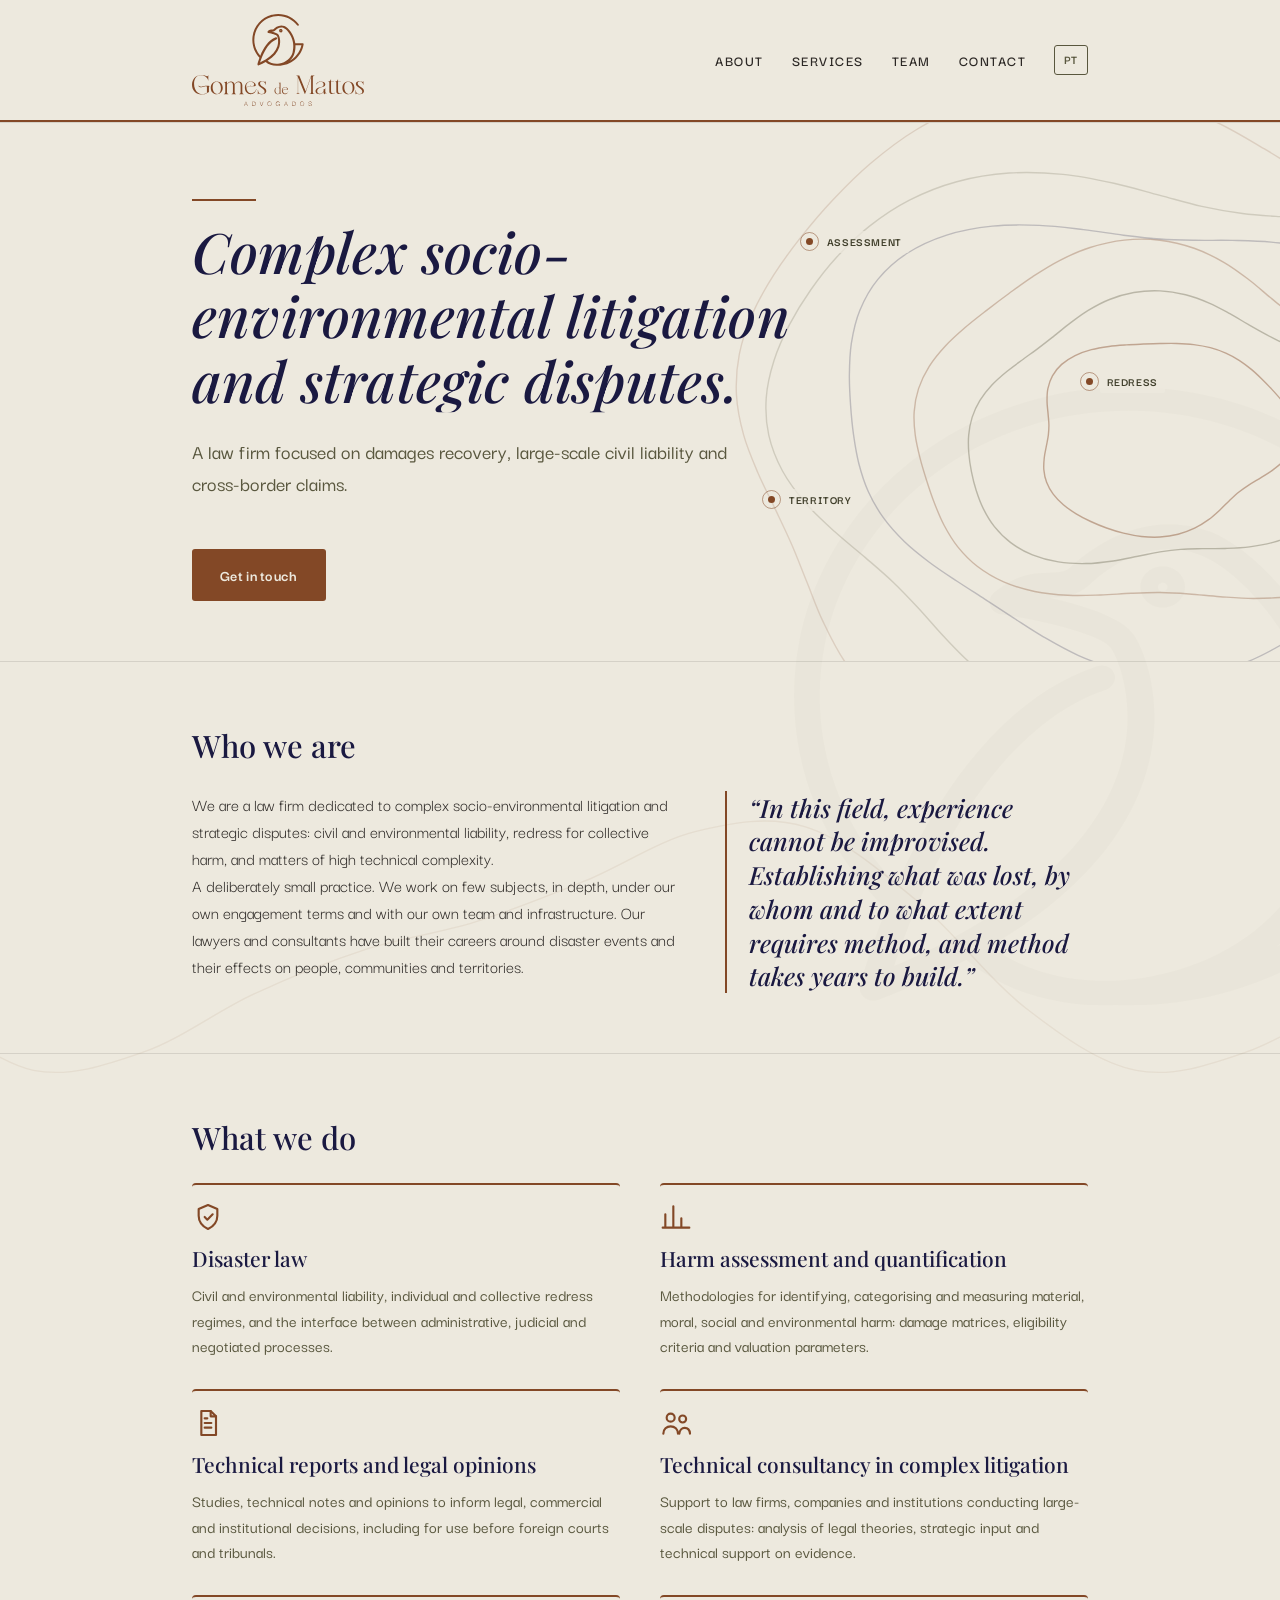
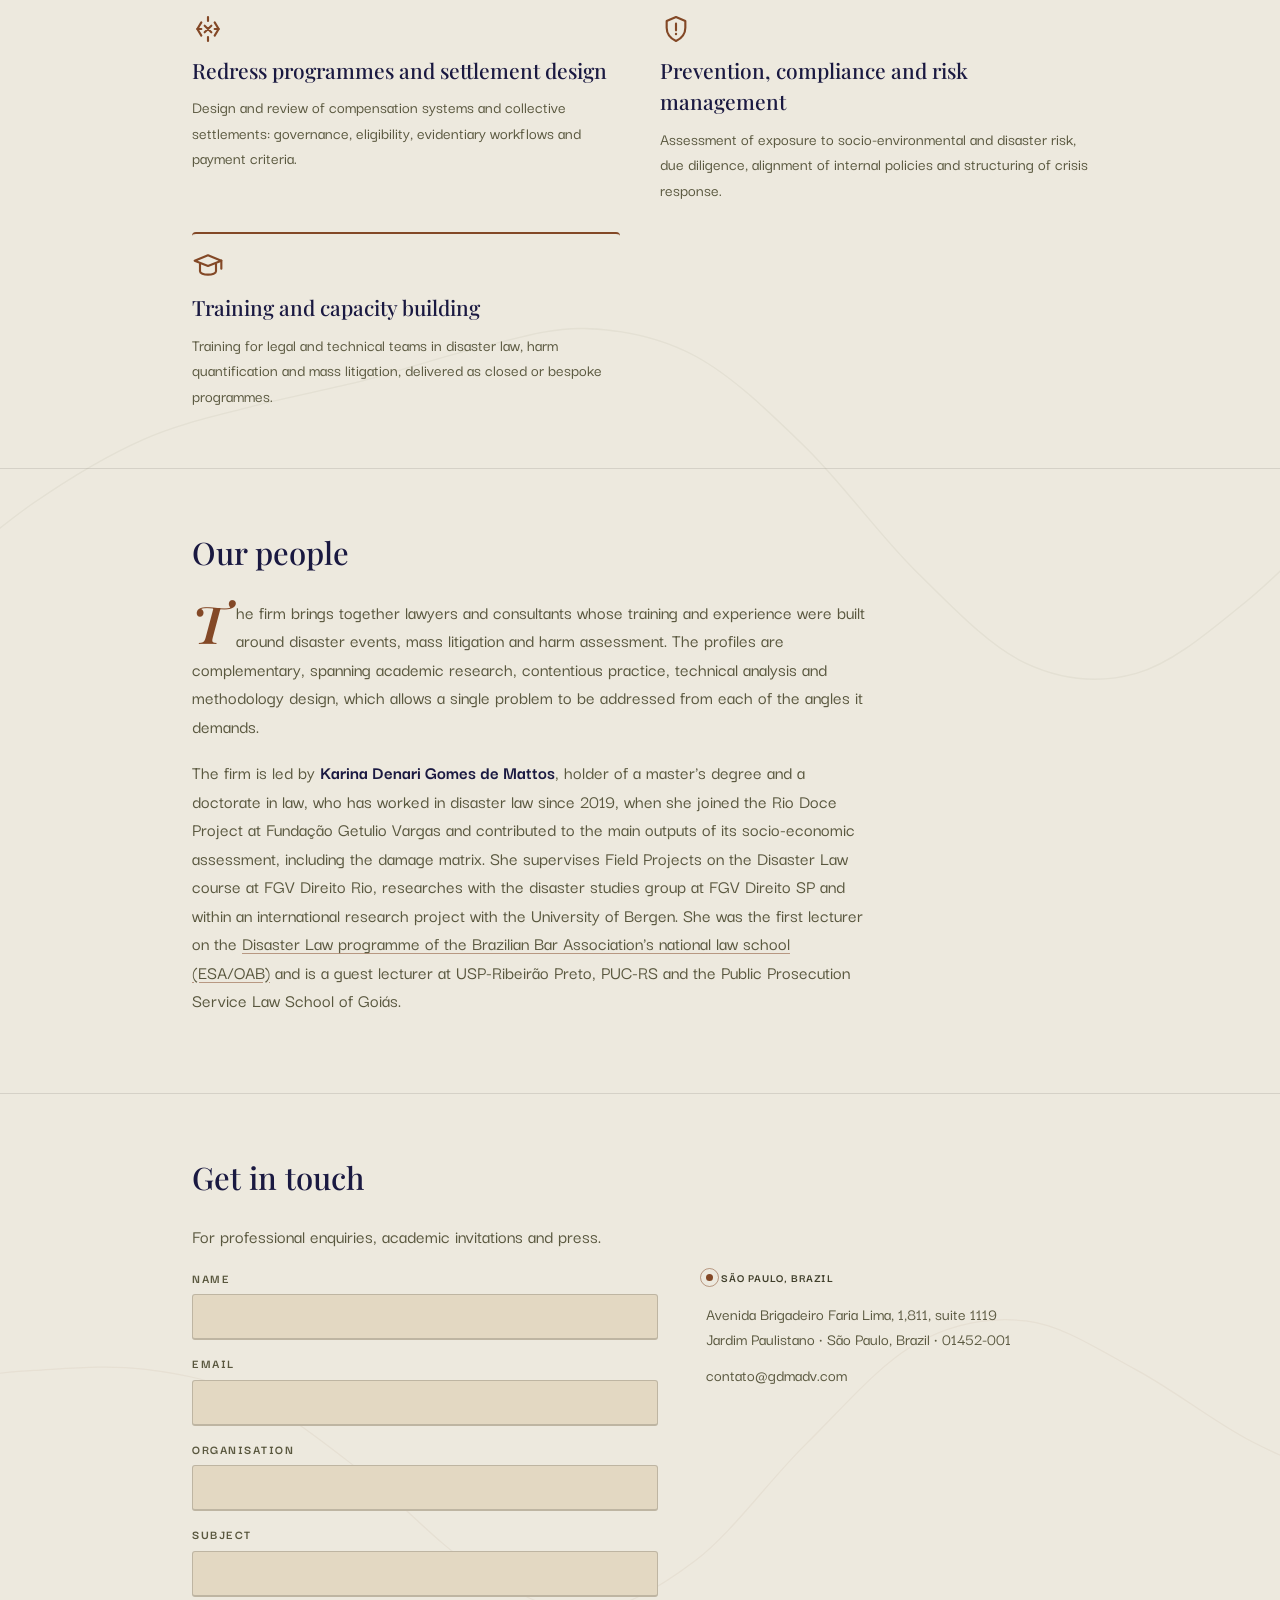
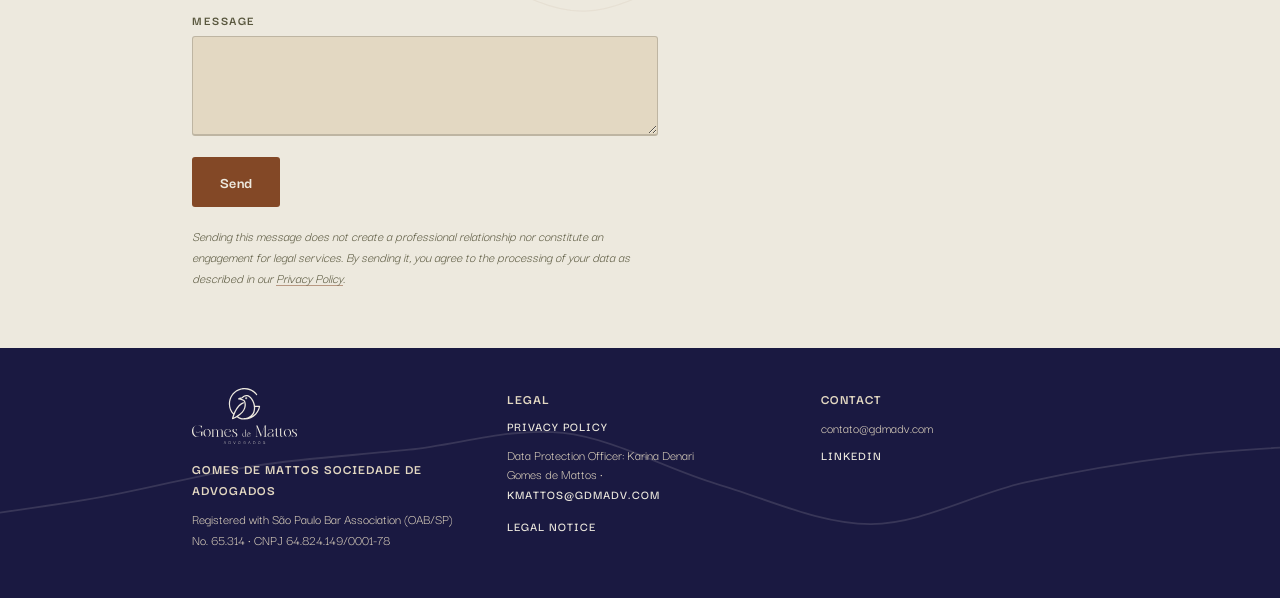
<file: en/index.html>
<!DOCTYPE html>
<html lang="en">
<head>
<meta charset="UTF-8">
<meta name="viewport" content="width=device-width, initial-scale=1.0">
<link rel="preconnect" href="https://fonts.googleapis.com">
<link rel="preconnect" href="https://fonts.gstatic.com" crossorigin>
<link href="https://fonts.googleapis.com/css2?family=Darker+Grotesque:wght@400;500;600;700&family=Playfair+Display:ital,wght@0,400;0,500;0,600;1,400;1,500&display=swap" rel="stylesheet">
<link rel="stylesheet" href="/style.css">
<title>Gomes de Mattos Advogados &middot; Socio-environmental litigation &amp; strategic disputes</title>
<meta name="description" content="Gomes de Mattos Advogados, a law firm specialising in mass and complex socio-environmental litigation and strategic disputes, with a focus on damages recovery, large-scale civil liability and cross-border claims.">

</head>
<body>
<div class="watermark"><svg viewBox="0 0 164 153" xmlns="http://www.w3.org/2000/svg" xmlns:xlink="http://www.w3.org/1999/xlink" fill="none" overflow="hidden">
<defs><clipPath id="clip0_100_6796"><rect x="0" y="0" width="163.503" height="152.413" fill="currentColor"/></clipPath></defs><g clip-path="url(#clip0_100_6796)"><path d="M82.3848 0C109.133 0.000105042 132.533 11.3726 147.598 29.6982 148.071 30.2091 148.358 30.8713 148.358 31.5967 148.358 33.2105 146.944 34.5195 145.199 34.5195 144.1 34.5195 143.132 33.9991 142.566 33.2109 128.639 16.5707 106.852 5.82237 82.3848 5.82227 57.5925 5.82227 35.5317 16.8487 21.6309 33.875 12.0393 45.6545 6.35355 60.3083 6.35352 76.1953 6.35352 83.9025 7.69363 91.3206 10.168 98.2617 10.667 99.6479 11.2091 101.016 11.7959 102.364 11.7927 102.365 11.7893 102.366 11.7861 102.367 15.0285 109.854 19.6209 116.706 25.2822 122.666 25.6125 121.912 25.8525 121.37 25.8525 121.363 34.8447 101.663 50.5689 76.7535 74.6582 68.7969 76.5156 68.195 78.3849 69.0926 78.9648 70.7559 79.5564 72.4084 78.3497 74.1158 76.5869 74.7178 55.278 81.9411 40.7962 104.925 32.2773 123.41 32.2875 123.447 29.7314 129.189 29.7217 129.211 27.4973 134.519 25.8283 139.192 24.6807 142.65 29.2714 140.68 33.6143 138.612 37.6963 136.478L43.4932 133.282C62.5896 122.206 74.9898 109.248 79.8408 95.1074 85.0466 79.8948 80.2076 67.4946 78.1016 64.3535 76.0902 61.3548 62.46 57.689 50.9951 56.0254 49.753 55.8503 48.7118 55.0292 48.333 53.9131 47.9544 52.7967 48.2735 51.5706 49.1846 50.7607 49.7052 50.301 54.3791 46.2082 59.9873 45.8799 60.8154 45.8361 61.6082 45.8031 62.3535 45.7812 65.6188 45.6718 66.8258 45.5732 68.1982 44.3037 73.0966 39.7836 86.1946 29.8894 102.12 35.5039L102.107 35.5039C113.694 39.5834 133.196 59.4922 136.933 86.2979L160.074 86.2979C160.163 86.2909 160.253 86.2871 160.344 86.2871 162.088 86.2872 163.503 87.5951 163.503 89.209 163.503 89.4525 163.47 89.6889 163.409 89.915 156.733 125.776 123.028 152.402 82.3848 152.402 81.1814 152.402 79.9886 152.371 78.8066 152.321L78.5039 152.392 78.4678 152.392C64.4473 152.786 51.598 148.823 42.4521 141.173L42.3809 141.173C35.8735 144.642 28.6921 147.926 20.8359 151.013 19.6764 151.461 18.3275 151.275 17.3691 150.52 16.399 149.764 15.9846 148.572 16.2803 147.434 16.5178 146.544 18.5521 138.934 22.7002 128.703 8.64116 115.032 0 96.5636 0 76.2061 4.40866e-06 75.2336 0.0205282 74.2654 0.0595703 73.3018 0.0655813 73.1542 0.0731563 73.0067 0.0800781 72.8594 0.118475 72.0376 0.169031 71.2191 0.235352 70.4043 0.245428 70.2811 0.257843 70.1582 0.268555 70.0352 3.13303 36.9745 28.8079 9.86823 62.7314 2.19141 69.0315 0.759463 75.6144 0 82.3848 0ZM99.7295 41.2715C87.8744 37.1019 77.8293 44.117 72.9072 48.6699 69.76 51.5921 66.3403 51.8222 63.0156 51.9316 71.2266 53.7593 80.8695 56.7689 83.7686 61.0918 86.478 65.1413 92.193 79.4576 86.1943 96.9688 80.8937 112.422 68.233 126.092 48.4268 137.77 57.9395 144.894 71.6529 147.838 86.2178 145.54 106.509 142.355 122.897 129.901 127.996 113.823L127.983 113.823C139.579 77.2467 113.111 45.9886 99.7295 41.2715ZM137.482 92.1309C137.849 99.5508 136.968 107.419 134.385 115.563 131.639 124.236 126.25 131.865 118.938 137.908 137.616 128.398 151.531 111.839 156.482 92.1309L137.482 92.1309ZM89.1641 44.4346C92.0628 43.5811 95.1621 45.0589 96.085 47.7402 97.0078 50.4216 95.3986 53.2889 92.5117 54.1426 89.6131 54.996 86.5136 53.5182 85.5908 50.8369 84.6681 48.1556 86.2654 45.2882 89.1641 44.4346ZM91.9561 48.9658C91.7549 48.3968 91.1044 48.0906 90.4893 48.2656 89.8742 48.4516 89.5424 49.0531 89.7314 49.6221 89.9208 50.1912 90.584 50.5093 91.1992 50.3232 91.8143 50.1371 92.1571 49.5349 91.9561 48.9658Z" fill="currentColor" fill-opacity="0.28"/></g></svg></div>
<header>
  <div class="wrap">
    <a class="logo-link" href="/en/"><img class="logo-mark" src="/assets/logo-rust.svg" alt="Gomes de Mattos Advogados"></a>
    <nav>
      <a href="#about">About</a>
      <a href="#services">Services</a>
      <a href="#team">Team</a>
      <a href="#contact">Contact</a>
      <a class="lang-switch" href="/">PT</a>
    </nav>
  </div>
</header>
<div class="rule"></div>

<section class="hero">
  <svg class="hero-map" viewBox="0 0 980 660" xmlns="http://www.w3.org/2000/svg" preserveAspectRatio="xMidYMid slice" aria-hidden="true">
<path class="contour contour-0" d="M 786.55 330.00 C 786.33 333.93 785.34 337.98 783.63 341.72 C 781.92 345.46 779.27 349.13 776.31 352.44 C 773.34 355.75 769.54 358.78 765.86 361.57 C 762.18 364.36 758.02 366.78 754.23 369.17 C 750.44 371.56 746.60 373.65 743.13 375.93 C 739.66 378.20 736.47 380.38 733.39 382.84 C 730.31 385.30 727.60 387.90 724.65 390.67 C 721.71 393.44 718.95 396.49 715.70 399.46 C 712.45 402.43 709.07 405.65 705.15 408.48 C 701.23 411.31 696.89 414.17 692.17 416.44 C 687.45 418.70 682.20 420.71 676.84 422.07 C 671.47 423.43 665.67 424.29 660.00 424.62 C 654.33 424.96 648.44 424.68 642.80 424.09 C 637.15 423.49 631.52 422.34 626.12 421.03 C 620.72 419.73 615.46 418.04 610.39 416.23 C 605.32 414.42 600.40 412.39 595.69 410.19 C 590.99 408.00 586.39 405.65 582.15 403.05 C 577.90 400.46 573.79 397.67 570.24 394.63 C 566.68 391.59 563.40 388.28 560.80 384.81 C 558.21 381.33 556.11 377.56 554.67 373.79 C 553.22 370.02 552.47 366.02 552.11 362.18 C 551.75 358.33 552.13 354.43 552.52 350.74 C 552.91 347.04 553.84 343.46 554.47 340.00 C 555.10 336.55 555.89 333.30 556.28 330.00 C 556.67 326.70 556.85 323.56 556.81 320.22 C 556.76 316.87 556.30 313.52 556.02 309.94 C 555.73 306.35 555.10 302.58 555.08 298.71 C 555.05 294.84 555.02 290.69 555.86 286.71 C 556.70 282.73 557.97 278.55 560.10 274.81 C 562.23 271.06 565.14 267.36 568.64 264.22 C 572.15 261.09 576.53 258.28 581.14 256.01 C 585.75 253.73 591.07 251.98 596.30 250.57 C 601.54 249.16 607.16 248.30 612.57 247.55 C 617.98 246.81 623.45 246.47 628.78 246.10 C 634.10 245.73 639.31 245.55 644.52 245.33 C 649.72 245.12 654.82 244.91 660.00 244.81 C 665.18 244.72 670.37 244.59 675.59 244.76 C 680.81 244.92 686.13 245.16 691.33 245.82 C 696.52 246.48 701.80 247.39 706.77 248.70 C 711.74 250.02 716.64 251.73 721.17 253.72 C 725.69 255.71 729.95 258.12 733.91 260.65 C 737.87 263.17 741.46 266.02 744.90 268.87 C 748.35 271.72 751.47 274.73 754.58 277.74 C 757.69 280.76 760.64 283.81 763.56 286.95 C 766.47 290.09 769.39 293.25 772.07 296.58 C 774.74 299.91 777.45 303.33 779.59 306.93 C 781.73 310.53 783.73 314.32 784.89 318.16 C 786.05 322.01 786.76 326.07 786.55 330.00 Z" fill="none" stroke="#834826" stroke-width="1.3" opacity="0.42"/>
<path class="contour contour-1" d="M 845.37 330.00 C 844.90 335.80 843.58 341.59 842.04 347.26 C 840.51 352.92 838.45 358.50 836.14 363.98 C 833.83 369.47 831.24 374.89 828.18 380.16 C 825.12 385.42 821.79 390.68 817.77 395.58 C 813.76 400.49 809.28 405.34 804.09 409.61 C 798.90 413.87 793.01 417.89 786.64 421.18 C 780.27 424.47 773.10 427.24 765.87 429.34 C 758.63 431.44 750.78 432.80 743.23 433.79 C 735.67 434.78 727.90 435.00 720.56 435.27 C 713.23 435.54 706.09 435.28 699.23 435.41 C 692.37 435.55 685.93 435.56 679.39 436.07 C 672.86 436.57 666.66 437.38 660.00 438.45 C 653.34 439.52 646.68 441.11 639.43 442.50 C 632.18 443.90 624.53 445.71 616.52 446.83 C 608.51 447.96 599.88 449.11 591.39 449.26 C 582.90 449.41 573.90 449.08 565.59 447.74 C 557.27 446.40 548.87 444.18 541.50 441.19 C 534.12 438.21 527.21 434.22 521.32 429.85 C 515.44 425.48 510.43 420.25 506.18 414.98 C 501.94 409.71 498.69 403.91 495.85 398.24 C 493.01 392.57 490.97 386.70 489.14 380.96 C 487.30 375.22 485.95 369.48 484.82 363.80 C 483.70 358.11 482.82 352.47 482.39 346.84 C 481.97 341.20 481.77 335.56 482.28 330.00 C 482.80 324.44 483.74 318.84 485.48 313.46 C 487.22 308.08 489.67 302.73 492.73 297.73 C 495.79 292.73 499.69 287.91 503.86 283.43 C 508.02 278.95 512.91 274.82 517.71 270.85 C 522.50 266.88 527.69 263.29 532.63 259.63 C 537.57 255.97 542.52 252.55 547.36 248.90 C 552.21 245.26 556.83 241.59 561.69 237.76 C 566.55 233.92 571.26 229.85 576.53 225.90 C 581.80 221.96 587.22 217.74 593.31 214.08 C 599.40 210.41 606.01 206.70 613.08 203.92 C 620.15 201.14 627.93 198.74 635.75 197.40 C 643.57 196.05 651.98 195.52 660.00 195.88 C 668.02 196.23 676.24 197.64 683.85 199.54 C 691.47 201.44 698.83 204.33 705.68 207.27 C 712.52 210.20 718.82 213.80 724.93 217.14 C 731.04 220.48 736.61 224.03 742.34 227.31 C 748.08 230.59 753.55 233.72 759.33 236.80 C 765.11 239.87 771.00 242.68 777.02 245.75 C 783.04 248.81 789.39 251.75 795.45 255.17 C 801.50 258.59 807.80 262.17 813.33 266.26 C 818.87 270.35 824.28 274.85 828.63 279.71 C 832.99 284.56 836.74 289.92 839.46 295.38 C 842.17 300.84 843.93 306.70 844.91 312.47 C 845.90 318.24 845.85 324.20 845.37 330.00 Z" fill="none" stroke="#59573E" stroke-width="1.3" opacity="0.34"/>
<path class="contour contour-2" d="M 898.00 330.00 C 899.01 337.44 899.01 345.05 898.56 352.61 C 898.11 360.18 896.96 367.80 895.32 375.40 C 893.68 383.00 891.59 390.67 888.72 398.21 C 885.85 405.76 882.52 413.41 878.09 420.66 C 873.67 427.91 868.50 435.20 862.15 441.69 C 855.81 448.18 848.35 454.44 840.00 459.60 C 831.64 464.76 822.00 469.27 812.03 472.65 C 802.06 476.03 790.97 478.36 780.18 479.87 C 769.39 481.39 758.01 481.69 747.29 481.72 C 736.56 481.76 725.90 480.78 715.85 480.08 C 705.80 479.38 696.28 478.17 686.98 477.53 C 677.67 476.88 668.97 476.33 660.00 476.22 C 651.03 476.11 642.35 476.51 633.14 476.89 C 623.93 477.27 614.52 478.19 604.74 478.50 C 594.95 478.81 584.61 479.31 574.42 478.76 C 564.22 478.21 553.51 477.28 543.56 475.21 C 533.62 473.13 523.58 470.16 514.74 466.30 C 505.89 462.44 497.59 457.46 490.50 452.04 C 483.40 446.62 477.35 440.22 472.15 433.78 C 466.96 427.34 462.95 420.30 459.30 413.43 C 455.65 406.56 452.94 399.49 450.24 392.56 C 447.54 385.63 445.31 378.75 443.11 371.84 C 440.91 364.94 438.78 358.11 437.03 351.13 C 435.29 344.16 433.54 337.13 432.64 330.00 C 431.73 322.87 431.11 315.56 431.62 308.35 C 432.13 301.14 433.37 293.78 435.71 286.73 C 438.04 279.68 441.47 272.67 445.62 266.06 C 449.77 259.46 455.07 253.13 460.63 247.12 C 466.18 241.11 472.59 235.50 478.97 229.99 C 485.35 224.47 492.13 219.29 498.92 214.02 C 505.70 208.75 512.54 203.57 519.69 198.34 C 526.84 193.12 534.01 187.74 541.84 182.64 C 549.66 177.54 557.77 172.24 566.65 167.74 C 575.53 163.23 585.07 158.79 595.10 155.62 C 605.14 152.45 616.04 149.85 626.85 148.73 C 637.67 147.60 649.18 147.61 660.00 148.88 C 670.82 150.15 681.80 152.90 691.75 156.35 C 701.70 159.81 711.16 164.68 719.70 169.59 C 728.23 174.50 735.81 180.39 742.95 185.82 C 750.09 191.24 756.23 196.99 762.54 202.13 C 768.84 207.27 774.54 212.16 780.77 216.68 C 787.01 221.19 793.24 225.18 799.95 229.24 C 806.66 233.29 813.85 236.92 821.06 241.02 C 828.27 245.12 836.05 249.15 843.22 253.84 C 850.40 258.52 857.80 263.54 864.12 269.13 C 870.43 274.71 876.39 280.87 881.12 287.34 C 885.85 293.81 889.68 300.85 892.50 307.96 C 895.31 315.07 896.99 322.56 898.00 330.00 Z" fill="none" stroke="#834826" stroke-width="1.3" opacity="0.3"/>
<path class="contour contour-3" d="M 970.99 330.00 C 971.81 339.68 971.28 349.74 968.87 359.28 C 966.46 368.81 962.14 378.41 956.55 387.21 C 950.96 396.02 943.33 404.43 935.31 412.11 C 927.30 419.79 917.70 426.72 908.48 433.29 C 899.26 439.86 889.29 445.63 879.97 451.53 C 870.66 457.42 861.44 462.83 852.58 468.66 C 843.72 474.49 835.41 480.34 826.80 486.51 C 818.18 492.69 810.00 499.29 800.89 505.70 C 791.79 512.12 782.54 519.02 772.17 524.98 C 761.81 530.94 750.64 536.99 738.71 541.49 C 726.77 545.98 713.70 549.85 700.58 551.95 C 687.47 554.05 673.40 554.80 660.00 554.09 C 646.60 553.37 632.88 550.92 620.20 547.66 C 607.52 544.39 595.25 539.50 583.90 534.49 C 572.55 529.47 562.09 523.37 552.09 517.57 C 542.09 511.78 533.00 505.58 523.90 499.73 C 514.80 493.88 506.23 488.15 497.50 482.48 C 488.77 476.81 480.10 471.42 471.51 465.71 C 462.93 460.01 454.16 454.40 445.98 448.24 C 437.81 442.08 429.61 435.68 422.45 428.75 C 415.28 421.82 408.56 414.39 402.99 406.65 C 397.41 398.91 392.76 390.64 388.97 382.29 C 385.18 373.93 382.52 365.23 380.25 356.52 C 377.98 347.80 376.63 338.96 375.35 330.00 C 374.07 321.04 373.24 312.03 372.59 302.76 C 371.93 293.48 371.32 284.04 371.43 274.33 C 371.55 264.62 371.68 254.54 373.29 244.49 C 374.90 234.45 376.99 223.94 381.10 214.06 C 385.20 204.18 390.55 194.05 397.90 185.20 C 405.25 176.34 414.54 167.80 425.19 160.94 C 435.85 154.08 448.65 148.25 461.82 144.05 C 475.00 139.85 489.89 137.24 504.23 135.74 C 518.57 134.24 533.72 134.49 547.84 135.04 C 561.96 135.59 575.91 137.52 588.94 139.05 C 601.97 140.57 614.18 142.74 626.02 144.19 C 637.87 145.64 648.82 146.96 660.00 147.75 C 671.18 148.54 681.88 148.71 693.11 148.93 C 704.33 149.14 715.67 148.75 727.35 149.03 C 739.03 149.31 751.20 149.42 763.21 150.60 C 775.22 151.79 787.65 153.41 799.41 156.14 C 811.17 158.87 822.93 162.51 833.76 166.96 C 844.58 171.41 854.89 176.92 864.37 182.86 C 873.84 188.79 882.49 195.60 890.63 202.58 C 898.76 209.57 906.12 217.09 913.20 224.75 C 920.28 232.41 926.88 240.35 933.10 248.55 C 939.32 256.75 945.35 265.18 950.50 273.96 C 955.65 282.73 960.59 291.84 964.00 301.18 C 967.42 310.52 970.18 320.32 970.99 330.00 Z" fill="none" stroke="#1A1941" stroke-width="1.3" opacity="0.22"/>
<path class="contour contour-4" d="M 1021.08 330.00 C 1020.69 341.35 1019.94 352.69 1018.11 363.95 C 1016.28 375.20 1013.97 386.55 1010.08 397.54 C 1006.20 408.52 1001.32 419.56 994.81 429.85 C 988.30 440.14 980.25 450.20 971.03 459.29 C 961.81 468.38 950.85 476.82 939.48 484.40 C 928.10 491.99 915.33 498.61 902.78 504.80 C 890.23 511.00 876.99 516.24 864.17 521.57 C 851.34 526.90 838.53 531.67 825.82 536.79 C 813.10 541.91 800.73 547.02 787.88 552.28 C 775.03 557.55 762.31 563.21 748.71 568.37 C 735.12 573.54 721.09 579.06 706.31 583.25 C 691.52 587.44 675.81 591.45 660.00 593.50 C 644.19 595.55 627.41 596.58 611.44 595.56 C 595.48 594.55 579.08 591.74 564.20 587.42 C 549.32 583.09 534.93 576.66 522.16 569.60 C 509.38 562.54 497.94 553.68 487.56 545.05 C 477.17 536.42 468.44 526.77 459.86 517.80 C 451.27 508.83 443.97 499.74 436.06 491.24 C 428.14 482.74 420.65 474.73 412.36 466.82 C 404.07 458.91 395.33 451.57 386.30 443.77 C 377.28 435.97 367.40 428.39 358.20 420.01 C 348.99 411.62 339.23 402.92 331.08 393.46 C 322.93 384.00 315.07 373.82 309.31 363.24 C 303.55 352.67 299.05 341.32 296.53 330.00 C 294.01 318.68 293.38 306.86 294.19 295.32 C 294.99 283.79 297.75 272.14 301.35 260.81 C 304.95 249.48 310.07 238.29 315.76 227.34 C 321.45 216.38 328.10 205.61 335.47 195.10 C 342.84 184.58 350.86 174.14 359.97 164.24 C 369.09 154.35 378.96 144.50 390.17 135.72 C 401.38 126.95 413.74 118.46 427.23 111.59 C 440.73 104.72 455.71 98.68 471.15 94.50 C 486.60 90.31 503.45 87.60 519.89 86.46 C 536.34 85.32 553.60 86.09 569.81 87.66 C 586.03 89.23 602.16 92.63 617.19 95.88 C 632.22 99.14 646.39 103.59 660.00 107.18 C 673.61 110.77 686.10 114.60 698.87 117.41 C 711.65 120.22 723.68 122.41 736.64 124.05 C 749.61 125.69 762.65 126.30 776.64 127.25 C 790.64 128.19 805.48 128.35 820.62 129.70 C 835.75 131.05 851.99 132.36 867.45 135.34 C 882.92 138.32 899.03 142.15 913.39 147.56 C 927.75 152.96 941.79 159.85 953.63 167.78 C 965.47 175.70 975.94 185.22 984.44 195.13 C 992.95 205.04 999.44 216.17 1004.66 227.21 C 1009.87 238.25 1013.09 249.94 1015.72 261.37 C 1018.35 272.81 1019.54 284.40 1020.43 295.83 C 1021.32 307.27 1021.46 318.65 1021.08 330.00 Z" fill="none" stroke="#59573E" stroke-width="1.3" opacity="0.2"/>
<path class="contour contour-5" d="M 1079.87 330.00 C 1079.83 343.17 1078.52 356.35 1076.67 369.50 C 1074.83 382.64 1072.33 395.79 1068.81 408.87 C 1065.30 421.95 1061.28 435.16 1055.60 447.98 C 1049.92 460.80 1043.33 473.76 1034.75 485.78 C 1026.17 497.81 1016.01 509.67 1004.13 520.12 C 992.25 530.58 978.32 540.30 963.48 548.51 C 948.64 556.71 931.85 563.60 915.09 569.36 C 898.33 575.12 880.32 579.29 862.93 583.07 C 845.54 586.86 827.86 589.30 810.76 592.06 C 793.67 594.83 777.00 596.95 760.36 599.66 C 743.71 602.38 727.62 605.26 710.90 608.36 C 694.17 611.47 677.53 615.21 660.00 618.29 C 642.47 621.38 624.31 624.95 605.72 626.87 C 587.12 628.79 567.48 630.43 548.43 629.80 C 529.38 629.16 509.54 627.22 491.41 623.04 C 473.29 618.87 455.30 612.57 439.69 604.75 C 424.08 596.92 409.80 586.76 397.75 576.08 C 385.70 565.40 375.87 552.86 367.39 540.68 C 358.91 528.50 352.79 515.38 346.88 502.99 C 340.97 490.61 336.75 478.20 331.95 466.37 C 327.14 454.54 322.92 443.22 318.04 431.98 C 313.16 420.75 307.92 410.03 302.68 398.94 C 297.45 387.84 291.53 376.88 286.62 365.39 C 281.71 353.90 276.57 342.12 273.22 330.00 C 269.87 317.88 267.19 305.27 266.52 292.70 C 265.85 280.14 266.71 267.21 269.20 254.60 C 271.68 242.00 276.06 229.38 281.41 217.09 C 286.77 204.81 293.78 192.78 301.32 180.90 C 308.85 169.02 317.46 157.41 326.61 145.81 C 335.77 134.21 345.51 122.66 356.24 111.29 C 366.97 99.93 378.25 88.37 391.01 77.60 C 403.77 66.83 417.50 55.93 432.81 46.68 C 448.12 37.42 464.98 28.56 482.86 22.09 C 500.75 15.62 520.45 10.44 540.12 7.86 C 559.78 5.29 580.89 4.91 600.87 6.65 C 620.86 8.39 641.29 12.81 660.00 18.28 C 678.71 23.76 696.68 31.70 713.12 39.48 C 729.56 47.26 744.44 56.61 758.64 64.95 C 772.84 73.30 785.40 82.00 798.33 89.54 C 811.27 97.09 823.25 103.96 836.24 110.22 C 849.22 116.48 862.31 121.64 876.24 127.10 C 890.17 132.55 905.01 137.21 919.80 142.94 C 934.60 148.68 950.41 154.38 964.98 161.50 C 979.55 168.62 994.47 176.54 1007.23 185.66 C 1020.00 194.77 1031.97 205.16 1041.57 216.20 C 1051.18 227.24 1058.97 239.51 1064.85 251.89 C 1070.74 264.27 1074.37 277.47 1076.88 290.48 C 1079.38 303.50 1079.90 316.83 1079.87 330.00 Z" fill="none" stroke="#834826" stroke-width="1.3" opacity="0.16"/>
</svg>
  <div class="hero-marker hero-marker-1"><span class="hero-marker-dot"></span><span class="hero-marker-label">Assessment</span></div>
  <div class="hero-marker hero-marker-2"><span class="hero-marker-dot"></span><span class="hero-marker-label">Redress</span></div>
  <div class="hero-marker hero-marker-3"><span class="hero-marker-dot"></span><span class="hero-marker-label">Territory</span></div>
  <div class="wrap">
    <span class="hero-kicker"></span>
    <h1>Complex socio-environmental litigation and strategic disputes.</h1>
    <p class="lead">A law firm focused on damages recovery, large-scale civil liability and cross-border claims.</p>
    <a class="btn" href="#contact">Get in touch</a>
  </div>
</section>

<div class="territory-wrap">
<svg class="territory-lines" viewBox="0 0 1000 2350" preserveAspectRatio="none" xmlns="http://www.w3.org/2000/svg" aria-hidden="true">
<path class="territory-line territory-line-0" d="M -60.00 282.65 C -45.64 291.08 -2.56 327.30 26.15 333.23 C 54.87 339.15 83.59 328.60 112.31 318.22 C 141.03 307.85 169.74 284.82 198.46 270.97 C 227.18 257.11 255.90 244.84 284.62 235.10 C 313.33 225.37 342.05 221.90 370.77 212.56 C 399.49 203.22 428.21 191.35 456.92 179.07 C 485.64 166.79 514.36 146.24 543.08 138.88 C 571.79 131.53 600.51 125.70 629.23 134.95 C 657.95 144.20 686.67 169.75 715.38 194.36 C 744.10 218.98 772.82 259.51 801.54 282.65 C 830.26 305.80 858.97 327.30 887.69 333.23 C 916.41 339.15 945.13 328.60 973.85 318.22 C 1002.56 307.85 1045.64 278.84 1060.00 270.97" fill="none" stroke="#834826" stroke-width="1.1" opacity="0.07"/>
<path class="territory-line territory-line-1" d="M -60.00 1245.60 C -45.64 1233.63 -2.56 1194.39 26.15 1173.78 C 54.87 1153.17 83.59 1135.10 112.31 1121.93 C 141.03 1108.75 169.74 1102.69 198.46 1094.71 C 227.18 1086.72 255.90 1081.78 284.62 1074.04 C 313.33 1066.30 342.05 1055.31 370.77 1048.27 C 399.49 1041.22 428.21 1030.79 456.92 1031.77 C 485.64 1032.75 514.36 1038.04 543.08 1054.14 C 571.79 1070.24 600.51 1099.20 629.23 1128.36 C 657.95 1157.52 686.67 1199.78 715.38 1229.10 C 744.10 1258.43 772.82 1290.43 801.54 1304.32 C 830.26 1318.22 858.97 1320.93 887.69 1312.49 C 916.41 1304.05 945.13 1277.88 973.85 1253.69 C 1002.56 1229.50 1045.64 1181.76 1060.00 1167.38" fill="none" stroke="#59573E" stroke-width="1.1" opacity="0.06"/>
<path class="territory-line territory-line-2" d="M -60.00 1889.14 C -45.64 1887.60 -2.56 1881.61 26.15 1879.90 C 54.87 1878.18 83.59 1875.11 112.31 1878.85 C 141.03 1882.58 169.74 1888.11 198.46 1902.31 C 227.18 1916.50 255.90 1941.03 284.62 1964.00 C 313.33 1986.97 342.05 2021.50 370.77 2040.13 C 399.49 2058.76 428.21 2076.67 456.92 2075.78 C 485.64 2074.89 514.36 2057.37 543.08 2034.79 C 571.79 2012.20 600.51 1969.67 629.23 1940.26 C 657.95 1910.84 686.67 1875.09 715.38 1858.31 C 744.10 1841.53 772.82 1836.05 801.54 1839.57 C 830.26 1843.08 858.97 1863.42 887.69 1879.41 C 916.41 1895.39 945.13 1919.36 973.85 1935.48 C 1002.56 1951.60 1045.64 1969.37 1060.00 1976.14" fill="none" stroke="#834826" stroke-width="1.0" opacity="0.055"/>
</svg>

<section id="about">
  <div class="wrap">
    <h3>Who we are</h3>
    <div class="sobre-grid">
      <div class="sobre-text">
        <p>We are a law firm dedicated to complex socio-environmental litigation and strategic disputes: civil and environmental liability, redress for collective harm, and matters of high technical complexity.</p>
        <p>A deliberately small practice. We work on few subjects, in depth, under our own engagement terms and with our own team and infrastructure. Our lawyers and consultants have built their careers around disaster events and their effects on people, communities and territories.</p>
      </div>
      <blockquote class="sobre-pullquote"><p>&ldquo;In this field, experience cannot be improvised. Establishing what was lost, by whom and to what extent requires method, and method takes years to build.&rdquo;</p></blockquote>
    </div>
  </div>
</section>

<section id="services">
  <div class="wrap">
    <h3>What we do</h3>
    <div class="services-grid">
      <div class="service-card">
        <span class="service-icon"><svg viewBox="0 0 24 24" fill="none" stroke="currentColor" stroke-width="1.6" stroke-linecap="round" stroke-linejoin="round"><path d="M12 3l7 3v5c0 4.5-3 8-7 10-4-2-7-5.5-7-10V6l7-3z"/><path d="M9.5 12l2 2 4-4"/></svg></span>
        <h4>Disaster law</h4>
        <p>Civil and environmental liability, individual and collective redress regimes, and the interface between administrative, judicial and negotiated processes.</p>
      </div>
      <div class="service-card">
        <span class="service-icon"><svg viewBox="0 0 24 24" fill="none" stroke="currentColor" stroke-width="1.6" stroke-linecap="round" stroke-linejoin="round"><path d="M4 20V10M10 20V4M16 20v-7M22 20H2"/></svg></span>
        <h4>Harm assessment and quantification</h4>
        <p>Methodologies for identifying, categorising and measuring material, moral, social and environmental harm: damage matrices, eligibility criteria and valuation parameters.</p>
      </div>
      <div class="service-card">
        <span class="service-icon"><svg viewBox="0 0 24 24" fill="none" stroke="currentColor" stroke-width="1.6" stroke-linecap="round" stroke-linejoin="round"><path d="M7 3h7l4 4v14H7V3z"/><path d="M14 3v4h4M9.5 12h5M9.5 15.5h5M9.5 8.5h2"/></svg></span>
        <h4>Technical reports and legal opinions</h4>
        <p>Studies, technical notes and opinions to inform legal, commercial and institutional decisions, including for use before foreign courts and tribunals.</p>
      </div>
      <div class="service-card">
        <span class="service-icon"><svg viewBox="0 0 24 24" fill="none" stroke="currentColor" stroke-width="1.6" stroke-linecap="round" stroke-linejoin="round"><circle cx="8" cy="8" r="3"/><circle cx="17" cy="9" r="2.6"/><path d="M2.5 20c0-3.3 2.5-5.5 5.5-5.5s5.5 2.2 5.5 5.5M14.5 20c.2-2.6 1.9-4.3 4-4.3s3.8 1.6 4 4.3"/></svg></span>
        <h4>Technical consultancy in complex litigation</h4>
        <p>Support to law firms, companies and institutions conducting large-scale disputes: analysis of legal theories, strategic input and technical support on evidence.</p>
      </div>
      <div class="service-card">
        <span class="service-icon"><svg viewBox="0 0 24 24" fill="none" stroke="currentColor" stroke-width="1.6" stroke-linecap="round" stroke-linejoin="round"><path d="M12 3v3M12 18v3M4 12h3M17 12h3"/><path d="M7 7l-3 5 3 5M17 7l3 5-3 5"/><path d="M9.5 9.5l5 5M14.5 9.5l-5 5"/></svg></span>
        <h4>Redress programmes and settlement design</h4>
        <p>Design and review of compensation systems and collective settlements: governance, eligibility, evidentiary workflows and payment criteria.</p>
      </div>
      <div class="service-card">
        <span class="service-icon"><svg viewBox="0 0 24 24" fill="none" stroke="currentColor" stroke-width="1.6" stroke-linecap="round" stroke-linejoin="round"><path d="M12 3l7 3v5c0 4.5-3 8-7 10-4-2-7-5.5-7-10V6l7-3z"/><path d="M12 8v5"/><circle cx="12" cy="15.8" r=".9" fill="currentColor" stroke="none"/></svg></span>
        <h4>Prevention, compliance and risk management</h4>
        <p>Assessment of exposure to socio-environmental and disaster risk, due diligence, alignment of internal policies and structuring of crisis response.</p>
      </div>
      <div class="service-card">
        <span class="service-icon"><svg viewBox="0 0 24 24" fill="none" stroke="currentColor" stroke-width="1.6" stroke-linecap="round" stroke-linejoin="round"><path d="M2 8l10-4 10 4-10 4-10-4z"/><path d="M6 10.5V16c0 1.4 2.7 2.5 6 2.5s6-1.1 6-2.5v-5.5M22 8v6"/></svg></span>
        <h4>Training and capacity building</h4>
        <p>Training for legal and technical teams in disaster law, harm quantification and mass litigation, delivered as closed or bespoke programmes.</p>
      </div>
    </div>
  </div>
</section>

<section id="team">
  <div class="wrap">
    <h3>Our people</h3>
    <p class="equipe-lead">The firm brings together lawyers and consultants whose training and experience were built around disaster events, mass litigation and harm assessment. The profiles are complementary, spanning academic research, contentious practice, technical analysis and methodology design, which allows a single problem to be addressed from each of the angles it demands.</p>
    <p>The firm is led by <span class="team-name">Karina Denari Gomes de Mattos</span>, holder of a master's degree and a doctorate in law, who has worked in disaster law since 2019, when she joined the Rio Doce Project at Funda&ccedil;&atilde;o Getulio Vargas and contributed to the main outputs of its socio-economic assessment, including the damage matrix. She supervises Field Projects on the Disaster Law course at FGV Direito Rio, researches with the disaster studies group at FGV Direito SP and within an international research project with the University of Bergen. She was the first lecturer on the <a href="https://direitodosdesastres.com.br/" target="_blank" rel="noopener">Disaster Law programme of the Brazilian Bar Association's national law school (ESA/OAB)</a> and is a guest lecturer at USP-Ribeir&atilde;o Preto, PUC-RS and the Public Prosecution Service Law School of Goi&aacute;s.</p>
  </div>
</section>

<section id="contact">
  <div class="wrap">
    <h3>Get in touch</h3>
    <p>For professional enquiries, academic invitations and press.</p>
    <div class="contact-grid">
      <form id="contact-form">
        <div class="field">
          <label for="name">Name</label>
          <input type="text" id="name" name="name" required>
        </div>
        <div class="field">
          <label for="email">Email</label>
          <input type="email" id="email" name="email" required>
        </div>
        <div class="field">
          <label for="organisation">Organisation</label>
          <input type="text" id="organisation" name="organisation">
        </div>
        <div class="field">
          <label for="subject">Subject</label>
          <input type="text" id="subject" name="subject">
        </div>
        <div class="field">
          <label for="message">Message</label>
          <textarea id="message" name="message" required></textarea>
        </div>
        <button class="btn" type="submit" style="align-self:flex-start;">Send</button>
        <p class="form-note">Sending this message does not create a professional relationship nor constitute an engagement for legal services. By sending it, you agree to the processing of your data as described in our <a href="/en/privacy.html">Privacy Policy</a>.</p>
        <p class="form-status" id="form-status">Opening your email app with the message filled in &mdash; just review and send from there.</p>
      </form>
      <div class="contact-info">
        <div class="contact-marker"><span class="hero-marker-dot"></span><span class="contact-marker-label">S&atilde;o Paulo, Brazil</span></div>
        <p>Avenida Brigadeiro Faria Lima, 1,811, suite 1119<br>
        Jardim Paulistano &middot; S&atilde;o Paulo, Brazil &middot; 01452-001</p>
        <p><a href="mailto:contato@gdmadv.com">contato@gdmadv.com</a></p>
      </div>
    </div>
  </div>
</section>

</div>

<footer>
  <div class="wrap">
    <div class="footer-cols">
      <div class="footer-col">
        <img class="logo-mark logo-mark--footer" src="/assets/logo-cream.svg" alt="Gomes de Mattos Advogados">
        <p class="footer-col-title" style="margin-top:14px;">Gomes de Mattos Sociedade de Advogados</p>
        <p>Registered with S&atilde;o Paulo Bar Association (OAB/SP) No. 65.314 &middot; CNPJ 64.824.149/0001-78</p>
      </div>
      <div class="footer-col">
        <p class="footer-col-title">Legal</p>
        <div class="footer-links">
          <a href="/en/privacy.html">Privacy Policy</a>
          <p class="footer-dpo-note">Data Protection Officer: Karina Denari Gomes de Mattos &middot; <a href="mailto:kmattos@gdmadv.com">kmattos@gdmadv.com</a></p>
          <a href="/en/legal-notice.html">Legal Notice</a>
        </div>
      </div>
      <div class="footer-col">
        <p class="footer-col-title">Contact</p>
        <p><a href="mailto:contato@gdmadv.com">contato@gdmadv.com</a></p>
        <div class="footer-links">
          <a href="https://www.linkedin.com/company/gdmadvogados/" target="_blank" rel="noopener">LinkedIn</a>
        </div>
      </div>
    </div>
  </div>
  <div class="footer-lines-wrap"><svg class="footer-lines" viewBox="0 0 960 140" preserveAspectRatio="none" xmlns="http://www.w3.org/2000/svg" aria-hidden="true">
<path d="M -40.00 96.45 C -20.74 94.29 37.04 88.59 75.56 83.51 C 114.07 78.43 152.59 70.38 191.11 65.95 C 229.63 61.53 268.15 60.03 306.67 56.97 C 345.19 53.90 383.70 44.36 422.22 47.57 C 460.74 50.77 499.26 67.68 537.78 76.18 C 576.30 84.68 614.81 98.73 653.33 98.57 C 691.85 98.42 730.37 81.59 768.89 75.25 C 807.41 68.91 845.93 64.11 884.44 60.54 C 922.96 56.97 980.74 54.96 1000.00 53.85" fill="none" stroke="#EDE9DE" stroke-width="1" opacity="0.14"/>
</svg></div>
</footer>
<script>
window.GDM_MAILTO_LINES = function (f) {
  var name = f.get('name') || '';
  var email = f.get('email') || '';
  var organisation = f.get('organisation') || '';
  var subject = f.get('subject') || 'Website enquiry';
  var message = f.get('message') || '';
  var body = 'Name: ' + name + '\nEmail: ' + email + '\nOrganisation: ' + organisation + '\n\n' + message;
  return { subject: subject, body: body };
};
</script>
<script>
document.getElementById('contact-form').addEventListener('submit', function (e) {
  e.preventDefault();
  var f = new FormData(e.target);
  var lines = window.GDM_MAILTO_LINES(f);
  var mailto = 'mailto:contato@gdmadv.com?subject=' + encodeURIComponent(lines.subject) + '&body=' + encodeURIComponent(lines.body);
  window.location.href = mailto;
  var status = document.getElementById('form-status');
  if (status) { status.classList.add('visible'); }
});
</script>
<script>
(function () {
  var header = document.querySelector('header');
  function onScroll() {
    if (window.scrollY > 10) { header.classList.add('scrolled'); }
    else { header.classList.remove('scrolled'); }
  }
  window.addEventListener('scroll', onScroll, { passive: true });
})();
</script>
</body>
</html>
</file>
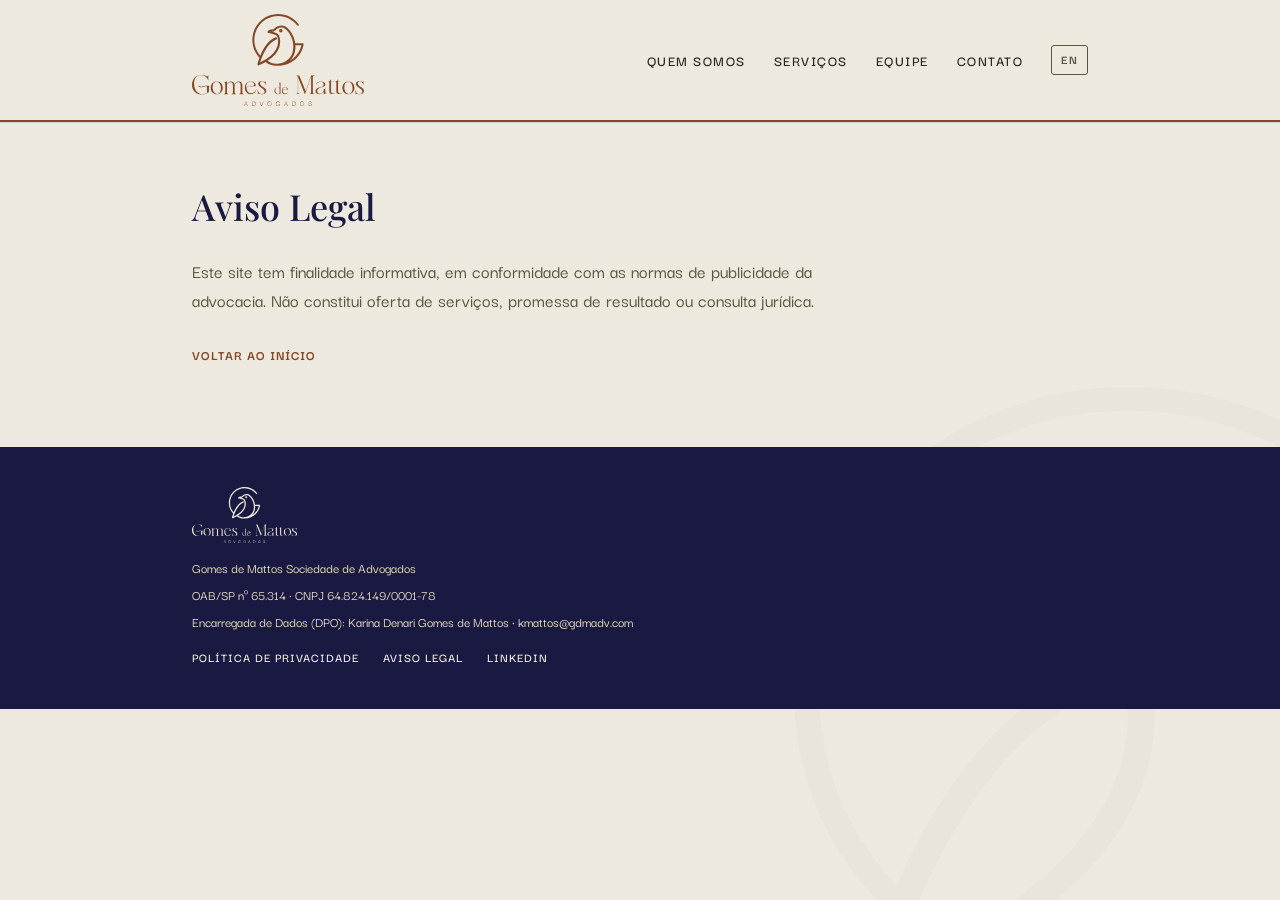
<file: aviso-legal.html>
<!DOCTYPE html>
<html lang="pt-BR">
<head>
<meta charset="UTF-8">
<meta name="viewport" content="width=device-width, initial-scale=1.0">
<link rel="preconnect" href="https://fonts.googleapis.com">
<link rel="preconnect" href="https://fonts.gstatic.com" crossorigin>
<link href="https://fonts.googleapis.com/css2?family=Darker+Grotesque:wght@400;500;600;700&family=Playfair+Display:ital,wght@0,400;0,500;0,600;1,400;1,500&display=swap" rel="stylesheet">
<link rel="stylesheet" href="/style.css">
<title>Aviso Legal &middot; Gomes de Mattos Advogados</title>
<meta name="description" content="Aviso legal do site da Gomes de Mattos Sociedade de Advogados.">

</head>
<body>
<div class="watermark"><svg viewBox="0 0 164 153" xmlns="http://www.w3.org/2000/svg" xmlns:xlink="http://www.w3.org/1999/xlink" fill="none" overflow="hidden">
<defs><clipPath id="clip0_100_6796"><rect x="0" y="0" width="163.503" height="152.413" fill="currentColor"/></clipPath></defs><g clip-path="url(#clip0_100_6796)"><path d="M82.3848 0C109.133 0.000105042 132.533 11.3726 147.598 29.6982 148.071 30.2091 148.358 30.8713 148.358 31.5967 148.358 33.2105 146.944 34.5195 145.199 34.5195 144.1 34.5195 143.132 33.9991 142.566 33.2109 128.639 16.5707 106.852 5.82237 82.3848 5.82227 57.5925 5.82227 35.5317 16.8487 21.6309 33.875 12.0393 45.6545 6.35355 60.3083 6.35352 76.1953 6.35352 83.9025 7.69363 91.3206 10.168 98.2617 10.667 99.6479 11.2091 101.016 11.7959 102.364 11.7927 102.365 11.7893 102.366 11.7861 102.367 15.0285 109.854 19.6209 116.706 25.2822 122.666 25.6125 121.912 25.8525 121.37 25.8525 121.363 34.8447 101.663 50.5689 76.7535 74.6582 68.7969 76.5156 68.195 78.3849 69.0926 78.9648 70.7559 79.5564 72.4084 78.3497 74.1158 76.5869 74.7178 55.278 81.9411 40.7962 104.925 32.2773 123.41 32.2875 123.447 29.7314 129.189 29.7217 129.211 27.4973 134.519 25.8283 139.192 24.6807 142.65 29.2714 140.68 33.6143 138.612 37.6963 136.478L43.4932 133.282C62.5896 122.206 74.9898 109.248 79.8408 95.1074 85.0466 79.8948 80.2076 67.4946 78.1016 64.3535 76.0902 61.3548 62.46 57.689 50.9951 56.0254 49.753 55.8503 48.7118 55.0292 48.333 53.9131 47.9544 52.7967 48.2735 51.5706 49.1846 50.7607 49.7052 50.301 54.3791 46.2082 59.9873 45.8799 60.8154 45.8361 61.6082 45.8031 62.3535 45.7812 65.6188 45.6718 66.8258 45.5732 68.1982 44.3037 73.0966 39.7836 86.1946 29.8894 102.12 35.5039L102.107 35.5039C113.694 39.5834 133.196 59.4922 136.933 86.2979L160.074 86.2979C160.163 86.2909 160.253 86.2871 160.344 86.2871 162.088 86.2872 163.503 87.5951 163.503 89.209 163.503 89.4525 163.47 89.6889 163.409 89.915 156.733 125.776 123.028 152.402 82.3848 152.402 81.1814 152.402 79.9886 152.371 78.8066 152.321L78.5039 152.392 78.4678 152.392C64.4473 152.786 51.598 148.823 42.4521 141.173L42.3809 141.173C35.8735 144.642 28.6921 147.926 20.8359 151.013 19.6764 151.461 18.3275 151.275 17.3691 150.52 16.399 149.764 15.9846 148.572 16.2803 147.434 16.5178 146.544 18.5521 138.934 22.7002 128.703 8.64116 115.032 0 96.5636 0 76.2061 4.40866e-06 75.2336 0.0205282 74.2654 0.0595703 73.3018 0.0655813 73.1542 0.0731563 73.0067 0.0800781 72.8594 0.118475 72.0376 0.169031 71.2191 0.235352 70.4043 0.245428 70.2811 0.257843 70.1582 0.268555 70.0352 3.13303 36.9745 28.8079 9.86823 62.7314 2.19141 69.0315 0.759463 75.6144 0 82.3848 0ZM99.7295 41.2715C87.8744 37.1019 77.8293 44.117 72.9072 48.6699 69.76 51.5921 66.3403 51.8222 63.0156 51.9316 71.2266 53.7593 80.8695 56.7689 83.7686 61.0918 86.478 65.1413 92.193 79.4576 86.1943 96.9688 80.8937 112.422 68.233 126.092 48.4268 137.77 57.9395 144.894 71.6529 147.838 86.2178 145.54 106.509 142.355 122.897 129.901 127.996 113.823L127.983 113.823C139.579 77.2467 113.111 45.9886 99.7295 41.2715ZM137.482 92.1309C137.849 99.5508 136.968 107.419 134.385 115.563 131.639 124.236 126.25 131.865 118.938 137.908 137.616 128.398 151.531 111.839 156.482 92.1309L137.482 92.1309ZM89.1641 44.4346C92.0628 43.5811 95.1621 45.0589 96.085 47.7402 97.0078 50.4216 95.3986 53.2889 92.5117 54.1426 89.6131 54.996 86.5136 53.5182 85.5908 50.8369 84.6681 48.1556 86.2654 45.2882 89.1641 44.4346ZM91.9561 48.9658C91.7549 48.3968 91.1044 48.0906 90.4893 48.2656 89.8742 48.4516 89.5424 49.0531 89.7314 49.6221 89.9208 50.1912 90.584 50.5093 91.1992 50.3232 91.8143 50.1371 92.1571 49.5349 91.9561 48.9658Z" fill="currentColor" fill-opacity="0.28"/></g></svg></div>
<header>
  <div class="wrap">
    <a class="logo-link" href="/"><img class="logo-mark" src="/assets/logo-rust.svg" alt="Gomes de Mattos Advogados"></a>
    <nav>
      <a href="#sobre">Quem somos</a>
      <a href="#servicos">Servi&ccedil;os</a>
      <a href="#equipe">Equipe</a>
      <a href="#contato">Contato</a>
      <a class="lang-switch" href="/en/">EN</a>
    </nav>
  </div>
</header>
<div class="rule"></div>

<section class="page-content">
  <div class="wrap">
    <h1>Aviso Legal</h1>
    <p>Este site tem finalidade informativa, em conformidade com as normas de publicidade da advocacia. N&atilde;o constitui oferta de servi&ccedil;os, promessa de resultado ou consulta jur&iacute;dica.</p>
    <a class="back" href="/">Voltar ao in&iacute;cio</a>
  </div>
</section>

<footer>
  <div class="wrap">
    <div class="footer-legal">
      <img class="logo-mark logo-mark--footer" src="/assets/logo-cream.svg" alt="Gomes de Mattos Advogados">
      <p style="margin-top:14px;">Gomes de Mattos Sociedade de Advogados</p>
      <p>OAB/SP n&ordm; 65.314 &middot; CNPJ 64.824.149/0001-78</p>
      <p>Encarregada de Dados (DPO): Karina Denari Gomes de Mattos &middot; <a href="mailto:kmattos@gdmadv.com">kmattos@gdmadv.com</a></p>
      <div class="footer-links">
        <a href="/privacidade.html">Pol&iacute;tica de Privacidade</a>
        <a href="/aviso-legal.html">Aviso Legal</a>
        <a href="https://www.linkedin.com/company/gdmadvogados/" target="_blank" rel="noopener">LinkedIn</a>
      </div>
    </div>
  </div>
</footer>

</body>
</html>
</file>
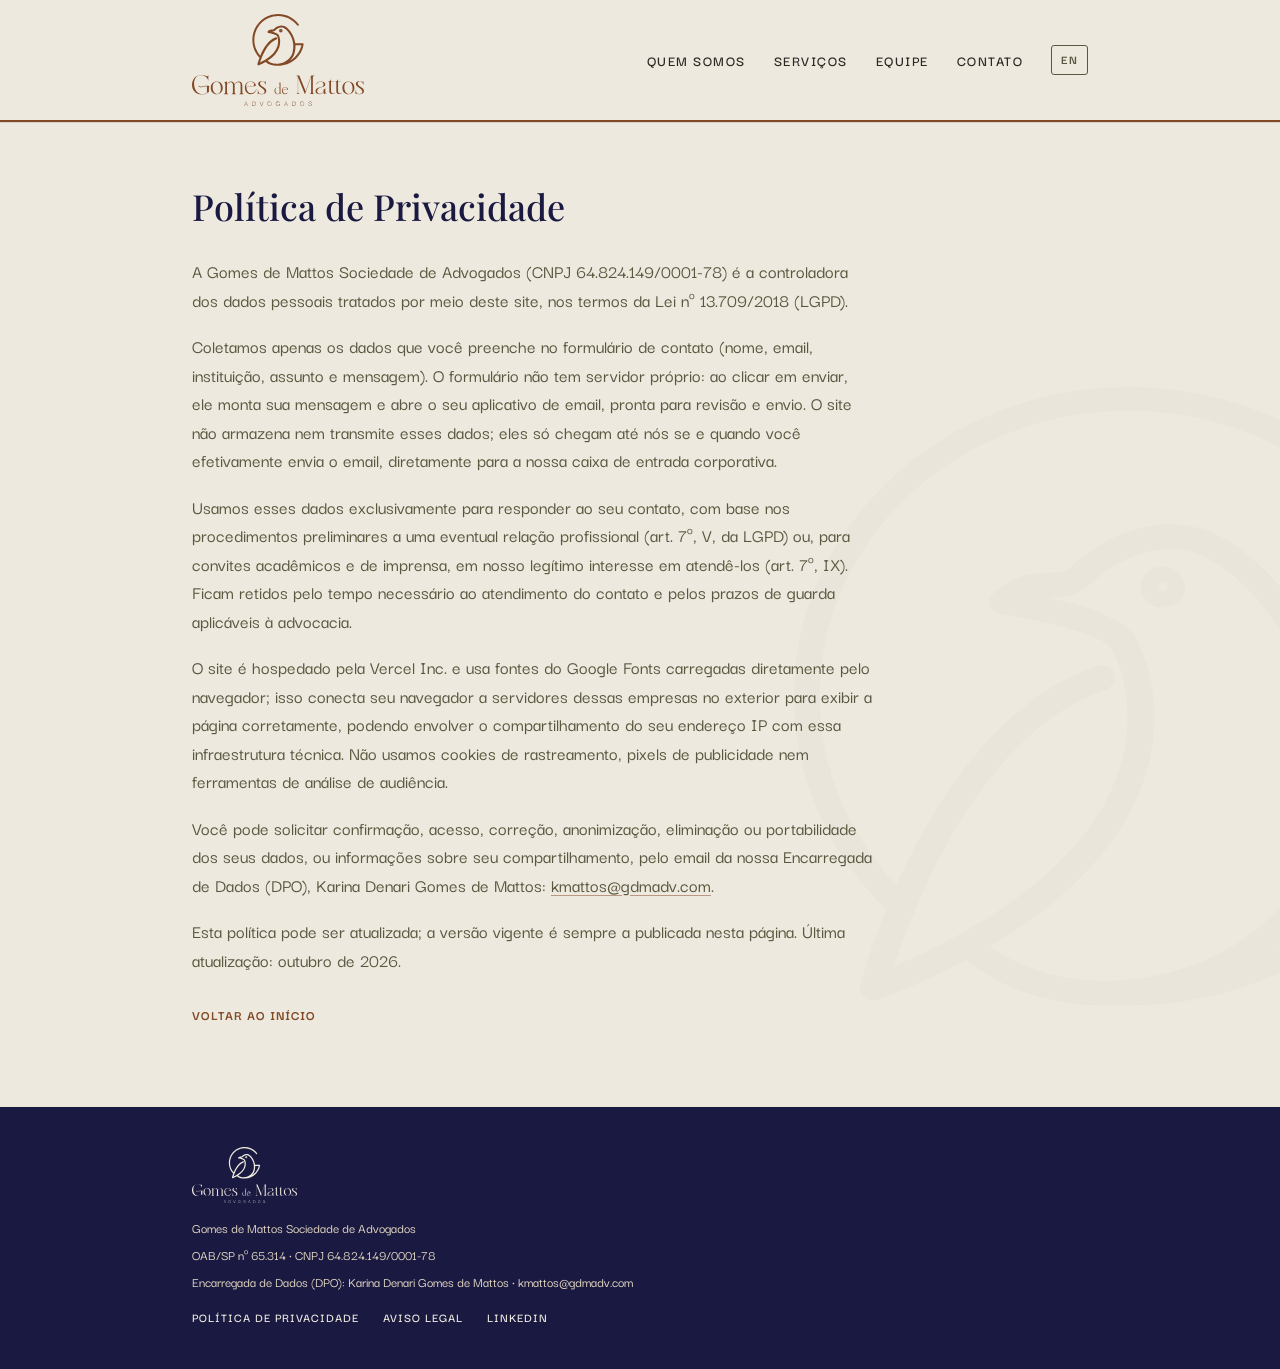
<file: privacidade.html>
<!DOCTYPE html>
<html lang="pt-BR">
<head>
<meta charset="UTF-8">
<meta name="viewport" content="width=device-width, initial-scale=1.0">
<link rel="preconnect" href="https://fonts.googleapis.com">
<link rel="preconnect" href="https://fonts.gstatic.com" crossorigin>
<link href="https://fonts.googleapis.com/css2?family=Darker+Grotesque:wght@400;500;600;700&family=Playfair+Display:ital,wght@0,400;0,500;0,600;1,400;1,500&display=swap" rel="stylesheet">
<link rel="stylesheet" href="/style.css">
<title>Pol&iacute;tica de Privacidade &middot; Gomes de Mattos Advogados</title>
<meta name="description" content="Pol&iacute;tica de privacidade da Gomes de Mattos Sociedade de Advogados: controlador, dados tratados, finalidade e canal da Encarregada de Dados (DPO).">

</head>
<body>
<div class="watermark"><svg viewBox="0 0 164 153" xmlns="http://www.w3.org/2000/svg" xmlns:xlink="http://www.w3.org/1999/xlink" fill="none" overflow="hidden">
<defs><clipPath id="clip0_100_6796"><rect x="0" y="0" width="163.503" height="152.413" fill="currentColor"/></clipPath></defs><g clip-path="url(#clip0_100_6796)"><path d="M82.3848 0C109.133 0.000105042 132.533 11.3726 147.598 29.6982 148.071 30.2091 148.358 30.8713 148.358 31.5967 148.358 33.2105 146.944 34.5195 145.199 34.5195 144.1 34.5195 143.132 33.9991 142.566 33.2109 128.639 16.5707 106.852 5.82237 82.3848 5.82227 57.5925 5.82227 35.5317 16.8487 21.6309 33.875 12.0393 45.6545 6.35355 60.3083 6.35352 76.1953 6.35352 83.9025 7.69363 91.3206 10.168 98.2617 10.667 99.6479 11.2091 101.016 11.7959 102.364 11.7927 102.365 11.7893 102.366 11.7861 102.367 15.0285 109.854 19.6209 116.706 25.2822 122.666 25.6125 121.912 25.8525 121.37 25.8525 121.363 34.8447 101.663 50.5689 76.7535 74.6582 68.7969 76.5156 68.195 78.3849 69.0926 78.9648 70.7559 79.5564 72.4084 78.3497 74.1158 76.5869 74.7178 55.278 81.9411 40.7962 104.925 32.2773 123.41 32.2875 123.447 29.7314 129.189 29.7217 129.211 27.4973 134.519 25.8283 139.192 24.6807 142.65 29.2714 140.68 33.6143 138.612 37.6963 136.478L43.4932 133.282C62.5896 122.206 74.9898 109.248 79.8408 95.1074 85.0466 79.8948 80.2076 67.4946 78.1016 64.3535 76.0902 61.3548 62.46 57.689 50.9951 56.0254 49.753 55.8503 48.7118 55.0292 48.333 53.9131 47.9544 52.7967 48.2735 51.5706 49.1846 50.7607 49.7052 50.301 54.3791 46.2082 59.9873 45.8799 60.8154 45.8361 61.6082 45.8031 62.3535 45.7812 65.6188 45.6718 66.8258 45.5732 68.1982 44.3037 73.0966 39.7836 86.1946 29.8894 102.12 35.5039L102.107 35.5039C113.694 39.5834 133.196 59.4922 136.933 86.2979L160.074 86.2979C160.163 86.2909 160.253 86.2871 160.344 86.2871 162.088 86.2872 163.503 87.5951 163.503 89.209 163.503 89.4525 163.47 89.6889 163.409 89.915 156.733 125.776 123.028 152.402 82.3848 152.402 81.1814 152.402 79.9886 152.371 78.8066 152.321L78.5039 152.392 78.4678 152.392C64.4473 152.786 51.598 148.823 42.4521 141.173L42.3809 141.173C35.8735 144.642 28.6921 147.926 20.8359 151.013 19.6764 151.461 18.3275 151.275 17.3691 150.52 16.399 149.764 15.9846 148.572 16.2803 147.434 16.5178 146.544 18.5521 138.934 22.7002 128.703 8.64116 115.032 0 96.5636 0 76.2061 4.40866e-06 75.2336 0.0205282 74.2654 0.0595703 73.3018 0.0655813 73.1542 0.0731563 73.0067 0.0800781 72.8594 0.118475 72.0376 0.169031 71.2191 0.235352 70.4043 0.245428 70.2811 0.257843 70.1582 0.268555 70.0352 3.13303 36.9745 28.8079 9.86823 62.7314 2.19141 69.0315 0.759463 75.6144 0 82.3848 0ZM99.7295 41.2715C87.8744 37.1019 77.8293 44.117 72.9072 48.6699 69.76 51.5921 66.3403 51.8222 63.0156 51.9316 71.2266 53.7593 80.8695 56.7689 83.7686 61.0918 86.478 65.1413 92.193 79.4576 86.1943 96.9688 80.8937 112.422 68.233 126.092 48.4268 137.77 57.9395 144.894 71.6529 147.838 86.2178 145.54 106.509 142.355 122.897 129.901 127.996 113.823L127.983 113.823C139.579 77.2467 113.111 45.9886 99.7295 41.2715ZM137.482 92.1309C137.849 99.5508 136.968 107.419 134.385 115.563 131.639 124.236 126.25 131.865 118.938 137.908 137.616 128.398 151.531 111.839 156.482 92.1309L137.482 92.1309ZM89.1641 44.4346C92.0628 43.5811 95.1621 45.0589 96.085 47.7402 97.0078 50.4216 95.3986 53.2889 92.5117 54.1426 89.6131 54.996 86.5136 53.5182 85.5908 50.8369 84.6681 48.1556 86.2654 45.2882 89.1641 44.4346ZM91.9561 48.9658C91.7549 48.3968 91.1044 48.0906 90.4893 48.2656 89.8742 48.4516 89.5424 49.0531 89.7314 49.6221 89.9208 50.1912 90.584 50.5093 91.1992 50.3232 91.8143 50.1371 92.1571 49.5349 91.9561 48.9658Z" fill="currentColor" fill-opacity="0.28"/></g></svg></div>
<header>
  <div class="wrap">
    <a class="logo-link" href="/"><img class="logo-mark" src="/assets/logo-rust.svg" alt="Gomes de Mattos Advogados"></a>
    <nav>
      <a href="#sobre">Quem somos</a>
      <a href="#servicos">Servi&ccedil;os</a>
      <a href="#equipe">Equipe</a>
      <a href="#contato">Contato</a>
      <a class="lang-switch" href="/en/">EN</a>
    </nav>
  </div>
</header>
<div class="rule"></div>

<section class="page-content">
  <div class="wrap">
    <h1>Pol&iacute;tica de Privacidade</h1>
    <p>A Gomes de Mattos Sociedade de Advogados (CNPJ 64.824.149/0001-78) &eacute; a controladora dos dados pessoais tratados por meio deste site, nos termos da Lei n&ordm; 13.709/2018 (LGPD).</p>
    <p>Coletamos apenas os dados que voc&ecirc; preenche no formul&aacute;rio de contato (nome, email, institui&ccedil;&atilde;o, assunto e mensagem). O formul&aacute;rio n&atilde;o tem servidor pr&oacute;prio: ao clicar em enviar, ele monta sua mensagem e abre o seu aplicativo de email, pronta para revis&atilde;o e envio. O site n&atilde;o armazena nem transmite esses dados; eles s&oacute; chegam at&eacute; n&oacute;s se e quando voc&ecirc; efetivamente envia o email, diretamente para a nossa caixa de entrada corporativa.</p>
    <p>Usamos esses dados exclusivamente para responder ao seu contato, com base nos procedimentos preliminares a uma eventual rela&ccedil;&atilde;o profissional (art. 7&ordm;, V, da LGPD) ou, para convites acad&ecirc;micos e de imprensa, em nosso leg&iacute;timo interesse em atend&ecirc;-los (art. 7&ordm;, IX). Ficam retidos pelo tempo necess&aacute;rio ao atendimento do contato e pelos prazos de guarda aplic&aacute;veis &agrave; advocacia.</p>
    <p>O site &eacute; hospedado pela Vercel Inc. e usa fontes do Google Fonts carregadas diretamente pelo navegador; isso conecta seu navegador a servidores dessas empresas no exterior para exibir a p&aacute;gina corretamente, podendo envolver o compartilhamento do seu endere&ccedil;o IP com essa infraestrutura t&eacute;cnica. N&atilde;o usamos cookies de rastreamento, pixels de publicidade nem ferramentas de an&aacute;lise de audi&ecirc;ncia.</p>
    <p>Voc&ecirc; pode solicitar confirma&ccedil;&atilde;o, acesso, corre&ccedil;&atilde;o, anonimiza&ccedil;&atilde;o, elimina&ccedil;&atilde;o ou portabilidade dos seus dados, ou informa&ccedil;&otilde;es sobre seu compartilhamento, pelo email da nossa Encarregada de Dados (DPO), Karina Denari Gomes de Mattos: <a href="mailto:kmattos@gdmadv.com">kmattos@gdmadv.com</a>.</p>
    <p>Esta pol&iacute;tica pode ser atualizada; a vers&atilde;o vigente &eacute; sempre a publicada nesta p&aacute;gina. &Uacute;ltima atualiza&ccedil;&atilde;o: outubro de 2026.</p>
    <a class="back" href="/">Voltar ao in&iacute;cio</a>
  </div>
</section>

<footer>
  <div class="wrap">
    <div class="footer-legal">
      <img class="logo-mark logo-mark--footer" src="/assets/logo-cream.svg" alt="Gomes de Mattos Advogados">
      <p style="margin-top:14px;">Gomes de Mattos Sociedade de Advogados</p>
      <p>OAB/SP n&ordm; 65.314 &middot; CNPJ 64.824.149/0001-78</p>
      <p>Encarregada de Dados (DPO): Karina Denari Gomes de Mattos &middot; <a href="mailto:kmattos@gdmadv.com">kmattos@gdmadv.com</a></p>
      <div class="footer-links">
        <a href="/privacidade.html">Pol&iacute;tica de Privacidade</a>
        <a href="/aviso-legal.html">Aviso Legal</a>
        <a href="https://www.linkedin.com/company/gdmadvogados/" target="_blank" rel="noopener">LinkedIn</a>
      </div>
    </div>
  </div>
</footer>

</body>
</html>
</file>
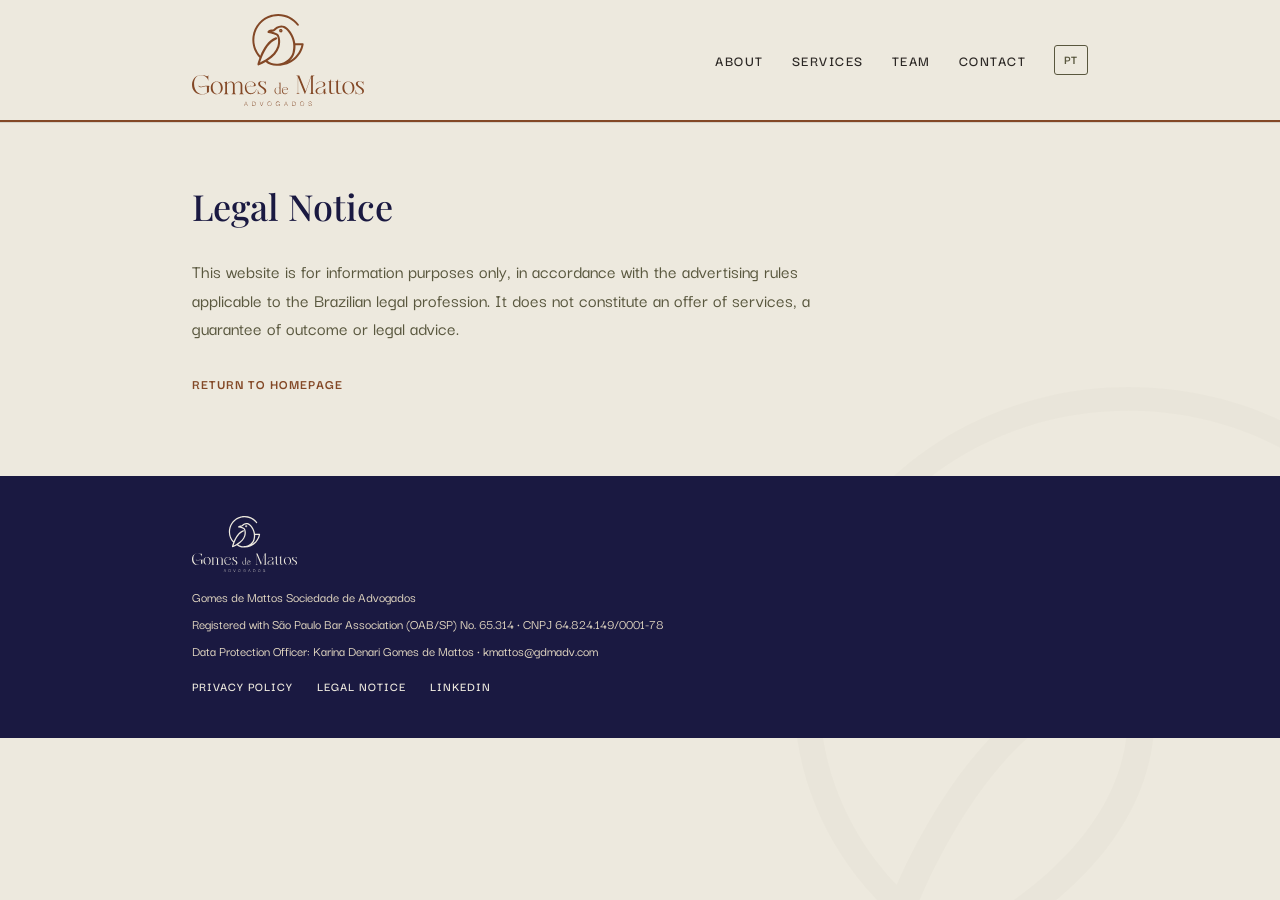
<file: en/legal-notice.html>
<!DOCTYPE html>
<html lang="en">
<head>
<meta charset="UTF-8">
<meta name="viewport" content="width=device-width, initial-scale=1.0">
<link rel="preconnect" href="https://fonts.googleapis.com">
<link rel="preconnect" href="https://fonts.gstatic.com" crossorigin>
<link href="https://fonts.googleapis.com/css2?family=Darker+Grotesque:wght@400;500;600;700&family=Playfair+Display:ital,wght@0,400;0,500;0,600;1,400;1,500&display=swap" rel="stylesheet">
<link rel="stylesheet" href="/style.css">
<title>Legal Notice &middot; Gomes de Mattos Advogados</title>
<meta name="description" content="Legal notice for the Gomes de Mattos Sociedade de Advogados website.">

</head>
<body>
<div class="watermark"><svg viewBox="0 0 164 153" xmlns="http://www.w3.org/2000/svg" xmlns:xlink="http://www.w3.org/1999/xlink" fill="none" overflow="hidden">
<defs><clipPath id="clip0_100_6796"><rect x="0" y="0" width="163.503" height="152.413" fill="currentColor"/></clipPath></defs><g clip-path="url(#clip0_100_6796)"><path d="M82.3848 0C109.133 0.000105042 132.533 11.3726 147.598 29.6982 148.071 30.2091 148.358 30.8713 148.358 31.5967 148.358 33.2105 146.944 34.5195 145.199 34.5195 144.1 34.5195 143.132 33.9991 142.566 33.2109 128.639 16.5707 106.852 5.82237 82.3848 5.82227 57.5925 5.82227 35.5317 16.8487 21.6309 33.875 12.0393 45.6545 6.35355 60.3083 6.35352 76.1953 6.35352 83.9025 7.69363 91.3206 10.168 98.2617 10.667 99.6479 11.2091 101.016 11.7959 102.364 11.7927 102.365 11.7893 102.366 11.7861 102.367 15.0285 109.854 19.6209 116.706 25.2822 122.666 25.6125 121.912 25.8525 121.37 25.8525 121.363 34.8447 101.663 50.5689 76.7535 74.6582 68.7969 76.5156 68.195 78.3849 69.0926 78.9648 70.7559 79.5564 72.4084 78.3497 74.1158 76.5869 74.7178 55.278 81.9411 40.7962 104.925 32.2773 123.41 32.2875 123.447 29.7314 129.189 29.7217 129.211 27.4973 134.519 25.8283 139.192 24.6807 142.65 29.2714 140.68 33.6143 138.612 37.6963 136.478L43.4932 133.282C62.5896 122.206 74.9898 109.248 79.8408 95.1074 85.0466 79.8948 80.2076 67.4946 78.1016 64.3535 76.0902 61.3548 62.46 57.689 50.9951 56.0254 49.753 55.8503 48.7118 55.0292 48.333 53.9131 47.9544 52.7967 48.2735 51.5706 49.1846 50.7607 49.7052 50.301 54.3791 46.2082 59.9873 45.8799 60.8154 45.8361 61.6082 45.8031 62.3535 45.7812 65.6188 45.6718 66.8258 45.5732 68.1982 44.3037 73.0966 39.7836 86.1946 29.8894 102.12 35.5039L102.107 35.5039C113.694 39.5834 133.196 59.4922 136.933 86.2979L160.074 86.2979C160.163 86.2909 160.253 86.2871 160.344 86.2871 162.088 86.2872 163.503 87.5951 163.503 89.209 163.503 89.4525 163.47 89.6889 163.409 89.915 156.733 125.776 123.028 152.402 82.3848 152.402 81.1814 152.402 79.9886 152.371 78.8066 152.321L78.5039 152.392 78.4678 152.392C64.4473 152.786 51.598 148.823 42.4521 141.173L42.3809 141.173C35.8735 144.642 28.6921 147.926 20.8359 151.013 19.6764 151.461 18.3275 151.275 17.3691 150.52 16.399 149.764 15.9846 148.572 16.2803 147.434 16.5178 146.544 18.5521 138.934 22.7002 128.703 8.64116 115.032 0 96.5636 0 76.2061 4.40866e-06 75.2336 0.0205282 74.2654 0.0595703 73.3018 0.0655813 73.1542 0.0731563 73.0067 0.0800781 72.8594 0.118475 72.0376 0.169031 71.2191 0.235352 70.4043 0.245428 70.2811 0.257843 70.1582 0.268555 70.0352 3.13303 36.9745 28.8079 9.86823 62.7314 2.19141 69.0315 0.759463 75.6144 0 82.3848 0ZM99.7295 41.2715C87.8744 37.1019 77.8293 44.117 72.9072 48.6699 69.76 51.5921 66.3403 51.8222 63.0156 51.9316 71.2266 53.7593 80.8695 56.7689 83.7686 61.0918 86.478 65.1413 92.193 79.4576 86.1943 96.9688 80.8937 112.422 68.233 126.092 48.4268 137.77 57.9395 144.894 71.6529 147.838 86.2178 145.54 106.509 142.355 122.897 129.901 127.996 113.823L127.983 113.823C139.579 77.2467 113.111 45.9886 99.7295 41.2715ZM137.482 92.1309C137.849 99.5508 136.968 107.419 134.385 115.563 131.639 124.236 126.25 131.865 118.938 137.908 137.616 128.398 151.531 111.839 156.482 92.1309L137.482 92.1309ZM89.1641 44.4346C92.0628 43.5811 95.1621 45.0589 96.085 47.7402 97.0078 50.4216 95.3986 53.2889 92.5117 54.1426 89.6131 54.996 86.5136 53.5182 85.5908 50.8369 84.6681 48.1556 86.2654 45.2882 89.1641 44.4346ZM91.9561 48.9658C91.7549 48.3968 91.1044 48.0906 90.4893 48.2656 89.8742 48.4516 89.5424 49.0531 89.7314 49.6221 89.9208 50.1912 90.584 50.5093 91.1992 50.3232 91.8143 50.1371 92.1571 49.5349 91.9561 48.9658Z" fill="currentColor" fill-opacity="0.28"/></g></svg></div>
<header>
  <div class="wrap">
    <a class="logo-link" href="/en/"><img class="logo-mark" src="/assets/logo-rust.svg" alt="Gomes de Mattos Advogados"></a>
    <nav>
      <a href="#about">About</a>
      <a href="#services">Services</a>
      <a href="#team">Team</a>
      <a href="#contact">Contact</a>
      <a class="lang-switch" href="/">PT</a>
    </nav>
  </div>
</header>
<div class="rule"></div>

<section class="page-content">
  <div class="wrap">
    <h1>Legal Notice</h1>
    <p>This website is for information purposes only, in accordance with the advertising rules applicable to the Brazilian legal profession. It does not constitute an offer of services, a guarantee of outcome or legal advice.</p>
    <a class="back" href="/en/">Return to homepage</a>
  </div>
</section>

<footer>
  <div class="wrap">
    <div class="footer-legal">
      <img class="logo-mark logo-mark--footer" src="/assets/logo-cream.svg" alt="Gomes de Mattos Advogados">
      <p style="margin-top:14px;">Gomes de Mattos Sociedade de Advogados</p>
      <p>Registered with S&atilde;o Paulo Bar Association (OAB/SP) No. 65.314 &middot; CNPJ 64.824.149/0001-78</p>
      <p>Data Protection Officer: Karina Denari Gomes de Mattos &middot; <a href="mailto:kmattos@gdmadv.com">kmattos@gdmadv.com</a></p>
      <div class="footer-links">
        <a href="/en/privacy.html">Privacy Policy</a>
        <a href="/en/legal-notice.html">Legal Notice</a>
        <a href="https://www.linkedin.com/company/gdmadvogados/" target="_blank" rel="noopener">LinkedIn</a>
      </div>
    </div>
  </div>
</footer>

</body>
</html>
</file>
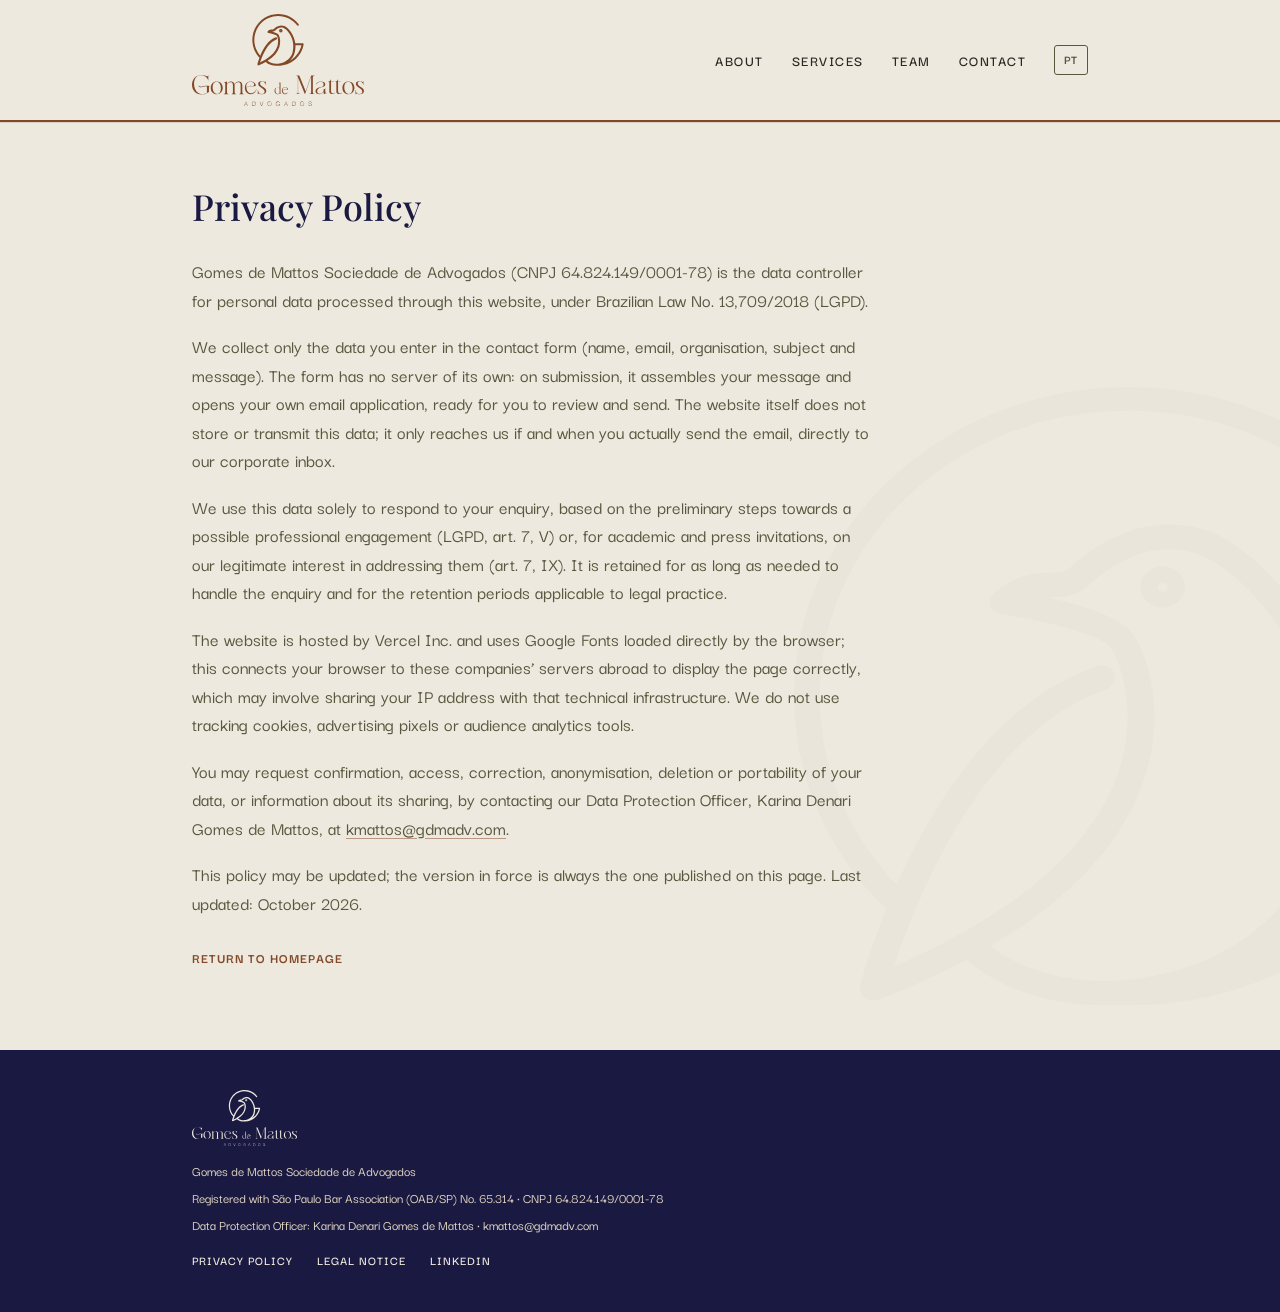
<file: en/privacy.html>
<!DOCTYPE html>
<html lang="en">
<head>
<meta charset="UTF-8">
<meta name="viewport" content="width=device-width, initial-scale=1.0">
<link rel="preconnect" href="https://fonts.googleapis.com">
<link rel="preconnect" href="https://fonts.gstatic.com" crossorigin>
<link href="https://fonts.googleapis.com/css2?family=Darker+Grotesque:wght@400;500;600;700&family=Playfair+Display:ital,wght@0,400;0,500;0,600;1,400;1,500&display=swap" rel="stylesheet">
<link rel="stylesheet" href="/style.css">
<title>Privacy Policy &middot; Gomes de Mattos Advogados</title>
<meta name="description" content="Privacy policy for Gomes de Mattos Sociedade de Advogados: controller, data handled, purpose and the Data Protection Officer contact.">

</head>
<body>
<div class="watermark"><svg viewBox="0 0 164 153" xmlns="http://www.w3.org/2000/svg" xmlns:xlink="http://www.w3.org/1999/xlink" fill="none" overflow="hidden">
<defs><clipPath id="clip0_100_6796"><rect x="0" y="0" width="163.503" height="152.413" fill="currentColor"/></clipPath></defs><g clip-path="url(#clip0_100_6796)"><path d="M82.3848 0C109.133 0.000105042 132.533 11.3726 147.598 29.6982 148.071 30.2091 148.358 30.8713 148.358 31.5967 148.358 33.2105 146.944 34.5195 145.199 34.5195 144.1 34.5195 143.132 33.9991 142.566 33.2109 128.639 16.5707 106.852 5.82237 82.3848 5.82227 57.5925 5.82227 35.5317 16.8487 21.6309 33.875 12.0393 45.6545 6.35355 60.3083 6.35352 76.1953 6.35352 83.9025 7.69363 91.3206 10.168 98.2617 10.667 99.6479 11.2091 101.016 11.7959 102.364 11.7927 102.365 11.7893 102.366 11.7861 102.367 15.0285 109.854 19.6209 116.706 25.2822 122.666 25.6125 121.912 25.8525 121.37 25.8525 121.363 34.8447 101.663 50.5689 76.7535 74.6582 68.7969 76.5156 68.195 78.3849 69.0926 78.9648 70.7559 79.5564 72.4084 78.3497 74.1158 76.5869 74.7178 55.278 81.9411 40.7962 104.925 32.2773 123.41 32.2875 123.447 29.7314 129.189 29.7217 129.211 27.4973 134.519 25.8283 139.192 24.6807 142.65 29.2714 140.68 33.6143 138.612 37.6963 136.478L43.4932 133.282C62.5896 122.206 74.9898 109.248 79.8408 95.1074 85.0466 79.8948 80.2076 67.4946 78.1016 64.3535 76.0902 61.3548 62.46 57.689 50.9951 56.0254 49.753 55.8503 48.7118 55.0292 48.333 53.9131 47.9544 52.7967 48.2735 51.5706 49.1846 50.7607 49.7052 50.301 54.3791 46.2082 59.9873 45.8799 60.8154 45.8361 61.6082 45.8031 62.3535 45.7812 65.6188 45.6718 66.8258 45.5732 68.1982 44.3037 73.0966 39.7836 86.1946 29.8894 102.12 35.5039L102.107 35.5039C113.694 39.5834 133.196 59.4922 136.933 86.2979L160.074 86.2979C160.163 86.2909 160.253 86.2871 160.344 86.2871 162.088 86.2872 163.503 87.5951 163.503 89.209 163.503 89.4525 163.47 89.6889 163.409 89.915 156.733 125.776 123.028 152.402 82.3848 152.402 81.1814 152.402 79.9886 152.371 78.8066 152.321L78.5039 152.392 78.4678 152.392C64.4473 152.786 51.598 148.823 42.4521 141.173L42.3809 141.173C35.8735 144.642 28.6921 147.926 20.8359 151.013 19.6764 151.461 18.3275 151.275 17.3691 150.52 16.399 149.764 15.9846 148.572 16.2803 147.434 16.5178 146.544 18.5521 138.934 22.7002 128.703 8.64116 115.032 0 96.5636 0 76.2061 4.40866e-06 75.2336 0.0205282 74.2654 0.0595703 73.3018 0.0655813 73.1542 0.0731563 73.0067 0.0800781 72.8594 0.118475 72.0376 0.169031 71.2191 0.235352 70.4043 0.245428 70.2811 0.257843 70.1582 0.268555 70.0352 3.13303 36.9745 28.8079 9.86823 62.7314 2.19141 69.0315 0.759463 75.6144 0 82.3848 0ZM99.7295 41.2715C87.8744 37.1019 77.8293 44.117 72.9072 48.6699 69.76 51.5921 66.3403 51.8222 63.0156 51.9316 71.2266 53.7593 80.8695 56.7689 83.7686 61.0918 86.478 65.1413 92.193 79.4576 86.1943 96.9688 80.8937 112.422 68.233 126.092 48.4268 137.77 57.9395 144.894 71.6529 147.838 86.2178 145.54 106.509 142.355 122.897 129.901 127.996 113.823L127.983 113.823C139.579 77.2467 113.111 45.9886 99.7295 41.2715ZM137.482 92.1309C137.849 99.5508 136.968 107.419 134.385 115.563 131.639 124.236 126.25 131.865 118.938 137.908 137.616 128.398 151.531 111.839 156.482 92.1309L137.482 92.1309ZM89.1641 44.4346C92.0628 43.5811 95.1621 45.0589 96.085 47.7402 97.0078 50.4216 95.3986 53.2889 92.5117 54.1426 89.6131 54.996 86.5136 53.5182 85.5908 50.8369 84.6681 48.1556 86.2654 45.2882 89.1641 44.4346ZM91.9561 48.9658C91.7549 48.3968 91.1044 48.0906 90.4893 48.2656 89.8742 48.4516 89.5424 49.0531 89.7314 49.6221 89.9208 50.1912 90.584 50.5093 91.1992 50.3232 91.8143 50.1371 92.1571 49.5349 91.9561 48.9658Z" fill="currentColor" fill-opacity="0.28"/></g></svg></div>
<header>
  <div class="wrap">
    <a class="logo-link" href="/en/"><img class="logo-mark" src="/assets/logo-rust.svg" alt="Gomes de Mattos Advogados"></a>
    <nav>
      <a href="#about">About</a>
      <a href="#services">Services</a>
      <a href="#team">Team</a>
      <a href="#contact">Contact</a>
      <a class="lang-switch" href="/">PT</a>
    </nav>
  </div>
</header>
<div class="rule"></div>

<section class="page-content">
  <div class="wrap">
    <h1>Privacy Policy</h1>
    <p>Gomes de Mattos Sociedade de Advogados (CNPJ 64.824.149/0001-78) is the data controller for personal data processed through this website, under Brazilian Law No. 13,709/2018 (LGPD).</p>
    <p>We collect only the data you enter in the contact form (name, email, organisation, subject and message). The form has no server of its own: on submission, it assembles your message and opens your own email application, ready for you to review and send. The website itself does not store or transmit this data; it only reaches us if and when you actually send the email, directly to our corporate inbox.</p>
    <p>We use this data solely to respond to your enquiry, based on the preliminary steps towards a possible professional engagement (LGPD, art. 7, V) or, for academic and press invitations, on our legitimate interest in addressing them (art. 7, IX). It is retained for as long as needed to handle the enquiry and for the retention periods applicable to legal practice.</p>
    <p>The website is hosted by Vercel Inc. and uses Google Fonts loaded directly by the browser; this connects your browser to these companies&rsquo; servers abroad to display the page correctly, which may involve sharing your IP address with that technical infrastructure. We do not use tracking cookies, advertising pixels or audience analytics tools.</p>
    <p>You may request confirmation, access, correction, anonymisation, deletion or portability of your data, or information about its sharing, by contacting our Data Protection Officer, Karina Denari Gomes de Mattos, at <a href="mailto:kmattos@gdmadv.com">kmattos@gdmadv.com</a>.</p>
    <p>This policy may be updated; the version in force is always the one published on this page. Last updated: October 2026.</p>
    <a class="back" href="/en/">Return to homepage</a>
  </div>
</section>

<footer>
  <div class="wrap">
    <div class="footer-legal">
      <img class="logo-mark logo-mark--footer" src="/assets/logo-cream.svg" alt="Gomes de Mattos Advogados">
      <p style="margin-top:14px;">Gomes de Mattos Sociedade de Advogados</p>
      <p>Registered with S&atilde;o Paulo Bar Association (OAB/SP) No. 65.314 &middot; CNPJ 64.824.149/0001-78</p>
      <p>Data Protection Officer: Karina Denari Gomes de Mattos &middot; <a href="mailto:kmattos@gdmadv.com">kmattos@gdmadv.com</a></p>
      <div class="footer-links">
        <a href="/en/privacy.html">Privacy Policy</a>
        <a href="/en/legal-notice.html">Legal Notice</a>
        <a href="https://www.linkedin.com/company/gdmadvogados/" target="_blank" rel="noopener">LinkedIn</a>
      </div>
    </div>
  </div>
</footer>

</body>
</html>
</file>
<file: style.css>
:root {
  --bege-01: #EDE9DE;
  --bege-02: #E3D8C2;
  --verde-01: #59573E;
  --verde-02: #403F2B;
  --verde-03: #2C2825;
  --azul: #1A1941;
  --marrom: #834826;
}

* { box-sizing: border-box; margin: 0; padding: 0; }
html { scroll-behavior: smooth; }

body {
  font-family: 'Darker Grotesque', -apple-system, BlinkMacSystemFont, 'Segoe UI', Helvetica, Arial, sans-serif;
  color: var(--verde-03);
  background: var(--bege-01);
  line-height: 1.5;
  font-size: 18px;
  -webkit-font-smoothing: antialiased;
}

a { color: inherit; text-decoration: none; }

.wrap {
  max-width: 960px;
  margin: 0 auto;
  padding: 0 32px;
}

.logo-mark { height: 92px; width: auto; display: block; }
.logo-mark--footer { height: 56px; }

/* Header */
header { padding: 14px 0; }

header .wrap {
  display: flex;
  align-items: center;
  justify-content: space-between;
  gap: 24px;
}

header .logo-link { display: block; }

nav { display: flex; align-items: center; flex-wrap: wrap; }

nav a {
  font-size: 15px;
  font-weight: 600;
  text-transform: uppercase;
  letter-spacing: 1.5px;
  color: var(--verde-03);
  margin-left: 28px;
}

nav a:hover { color: var(--marrom); }

.lang-switch {
  font-size: 13px;
  font-weight: 700;
  letter-spacing: 1px;
  color: var(--verde-01);
  border: 1px solid var(--verde-01);
  border-radius: 3px;
  padding: 4px 9px;
  margin-left: 28px;
}

.lang-switch:hover { border-color: var(--marrom); color: var(--marrom); }

.rule { height: 2px; background: var(--marrom); width: 100%; }

/* Hero */
.hero { padding: 76px 0 60px; }

.hero h1 {
  font-family: 'Playfair Display', Georgia, serif;
  font-weight: 500;
  font-style: italic;
  font-size: 56px;
  color: var(--azul);
  max-width: 660px;
  line-height: 1.15;
  letter-spacing: 0.2px;
}

.hero p.lead {
  font-size: 21px;
  font-weight: 500;
  color: var(--verde-01);
  max-width: 560px;
  margin-top: 24px;
  line-height: 1.5;
}

.btn {
  display: inline-block;
  background: var(--marrom);
  color: var(--bege-01);
  padding: 14px 28px;
  font-size: 16px;
  font-weight: 700;
  letter-spacing: 0.3px;
  border-radius: 3px;
  white-space: nowrap;
  border: none;
  cursor: pointer;
  font-family: inherit;
}

.btn:hover { opacity: 0.9; }

.hero .btn { margin-top: 32px; }

/* Sections */
section { padding: 60px 0; border-top: 1px solid rgba(44,40,37,0.12); }

section h2.eyebrow {
  font-size: 14px;
  text-transform: uppercase;
  letter-spacing: 3px;
  color: var(--marrom);
  font-weight: 700;
  margin-bottom: 24px;
}

section h3 {
  font-family: 'Playfair Display', Georgia, serif;
  font-weight: 500;
  font-size: 31px;
  color: var(--azul);
  margin-bottom: 22px;
  max-width: 640px;
}

section > .wrap > p a {
  text-decoration: underline;
  text-decoration-color: rgba(131,72,38,0.5);
  text-underline-offset: 3px;
}

section > .wrap > p a:hover {
  color: var(--marrom);
  text-decoration-color: var(--marrom);
}

section > .wrap > p {
  font-size: 19px;
  font-weight: 500;
  color: var(--verde-01);
  max-width: 680px;
  margin-bottom: 18px;
}

/* Services grid */
.services-grid {
  display: grid;
  grid-template-columns: repeat(2, 1fr);
  gap: 30px 40px;
  margin-top: 12px;
}

.service-card { padding-top: 16px; border-top: 2px solid var(--marrom); }

.service-card h4 {
  font-family: 'Playfair Display', Georgia, serif;
  font-weight: 500;
  font-size: 21px;
  color: var(--azul);
  margin-bottom: 8px;
}

.service-card p {
  font-size: 17px;
  font-weight: 500;
  color: var(--verde-01);
  max-width: none;
}

/* Team */
.team-name { color: var(--azul); font-weight: 700; }

/* Contact */
.contact-grid {
  display: grid;
  grid-template-columns: 1.1fr 0.9fr;
  gap: 48px;
  margin-top: 12px;
  align-items: start;
}

form { display: flex; flex-direction: column; gap: 14px; }

.field label {
  display: block;
  font-size: 13px;
  text-transform: uppercase;
  letter-spacing: 1.5px;
  color: var(--verde-01);
  font-weight: 700;
  margin-bottom: 6px;
}

.field input,
.field textarea {
  width: 100%;
  font-family: 'Darker Grotesque', sans-serif;
  font-size: 17px;
  font-weight: 500;
  color: var(--verde-03);
  background: var(--bege-02);
  border: 1px solid rgba(44,40,37,0.2);
  border-radius: 3px;
  padding: 10px 12px;
}

.field textarea { resize: vertical; min-height: 100px; }

.field input:focus,
.field textarea:focus { outline: 2px solid var(--marrom); }

.form-note {
  font-size: 14px;
  color: var(--verde-01);
  font-style: italic;
  margin-top: 4px;
  max-width: 480px;
}

.form-note a {
  color: inherit;
  text-decoration: underline;
  text-decoration-color: rgba(131,72,38,0.5);
  text-underline-offset: 2px;
}

.form-note a:hover {
  color: var(--marrom);
  text-decoration-color: var(--marrom);
}

.contact-info { font-size: 17px; font-weight: 500; color: var(--verde-01); }
.contact-info p { margin-bottom: 10px; }
.contact-info a:hover { color: var(--marrom); }

.form-status {
  font-size: 15px;
  font-weight: 600;
  color: var(--azul);
  margin-top: 6px;
  display: none;
}

.form-status.visible { display: block; }

/* Footer */
footer { background: var(--azul); padding: 40px 0; }

footer .wrap {
  display: flex;
  align-items: flex-start;
  justify-content: space-between;
  flex-wrap: wrap;
  gap: 24px;
}

footer .footer-legal p {
  font-size: 14px;
  color: var(--bege-02);
  font-weight: 500;
  margin-bottom: 6px;
}

footer .footer-links a {
  font-size: 13px;
  color: var(--bege-01);
  font-weight: 600;
  text-transform: uppercase;
  letter-spacing: 1px;
  margin-right: 20px;
}

footer .footer-links a:hover { color: var(--marrom); }

footer .footer-links { margin-top: 10px; }

/* Simple content pages (legal, privacy, 404) */
.page-content { padding: 56px 0 80px; }

.page-content h1 {
  font-family: 'Playfair Display', Georgia, serif;
  font-weight: 500;
  font-size: 36px;
  color: var(--azul);
  margin-bottom: 24px;
}

.page-content p {
  font-size: 18px;
  font-weight: 500;
  color: var(--verde-01);
  max-width: 680px;
  margin-bottom: 16px;
}

.page-content a.back {
  display: inline-block;
  margin-top: 12px;
  font-weight: 700;
  color: var(--marrom);
  text-transform: uppercase;
  letter-spacing: 1px;
  font-size: 14px;
}

@media (max-width: 760px) {
  .contact-grid { grid-template-columns: 1fr; }
}

@media (max-width: 640px) {
  .hero h1 { font-size: 36px; }
  section h3 { font-size: 25px; }
  .services-grid { grid-template-columns: 1fr; }
  nav a { margin-left: 16px; font-size: 13px; }
  .lang-switch { margin-left: 16px; }
  section { padding: 44px 0; }
  .hero { padding: 52px 0 44px; }
  .logo-mark { height: 60px; }
  .logo-mark--footer { height: 40px; }
  footer .wrap { flex-direction: column; }
}

/* Watermark */
.watermark {
  position: fixed;
  right: -14%;
  bottom: -12%;
  width: 52vw;
  max-width: 760px;
  min-width: 340px;
  color: var(--verde-01);
  opacity: 0.07;
  z-index: -1;
  pointer-events: none;
}

.watermark svg { width: 100%; height: auto; display: block; }

body { position: relative; background: var(--bege-01); }

@media (max-width: 640px) {
  .watermark { width: 78vw; right: -18%; bottom: -8%; }
}


/* ===== Visual refresh: hero map, section motion, footer (added) ===== */

header {
  position: sticky;
  top: 0;
  z-index: 50;
  background-color: rgba(237,233,222,0.92);
  backdrop-filter: blur(6px);
  transition: box-shadow 0.25s ease, background-color 0.25s ease, backdrop-filter 0.25s ease;
}
header.scrolled {
  background-color: rgba(237,233,222,0.94);
  backdrop-filter: blur(10px);
  box-shadow: 0 2px 16px rgba(44,40,37,0.12);
}

.hero { position: relative; overflow: hidden; isolation: isolate; }
.hero-map {
  position: absolute; top: -8%; right: -6%;
  width: min(62%, 760px); height: 132%; z-index: 0; pointer-events: none;
}
.contour { transform-origin: 660px 330px; }
.contour-0 { animation: driftA 22s ease-in-out infinite alternate; }
.contour-1 { animation: driftB 28s ease-in-out infinite alternate; }
.contour-2 { animation: driftA 34s ease-in-out infinite alternate-reverse; }
.contour-3 { animation: driftB 26s ease-in-out infinite alternate-reverse; }
.contour-4 { animation: driftA 31s ease-in-out infinite alternate; }
.contour-5 { animation: driftB 24s ease-in-out infinite alternate; }
@keyframes driftA { from { transform: translate(0,0) scale(1); } to { transform: translate(5px,-4px) scale(1.012); } }
@keyframes driftB { from { transform: translate(0,0) scale(1); } to { transform: translate(-4px,5px) scale(0.99); } }

.hero .wrap { position: relative; z-index: 1; }

.hero-kicker {
  display: block; height: 2px; width: 0; background: var(--marrom); margin-bottom: 18px;
  animation: drawRule 0.6s 0.05s cubic-bezier(.4,0,.2,1) forwards;
}
@keyframes drawRule { to { width: 64px; } }

.hero h1 { clip-path: inset(0 100% 0 0); animation: wipeIn 0.9s 0.25s cubic-bezier(.4,0,.2,1) forwards; }
@keyframes wipeIn { to { clip-path: inset(0 0 0 0); } }

.hero p.lead, .hero .btn {
  opacity: 0; transform: translateY(10px); animation: heroFadeUp 0.6s ease forwards;
}
.hero p.lead { animation-delay: 0.65s; }
.hero .btn { animation-delay: 0.85s; }
@keyframes heroFadeUp { to { opacity: 1; transform: translateY(0); } }

.hero-marker {
  display: flex; position: absolute; z-index: 2; align-items: center; gap: 7px;
  opacity: 0; animation: markerIn 0.5s ease forwards; pointer-events: none;
}
.hero-marker-dot { position: relative; width: 7px; height: 7px; border-radius: 50%; background: var(--marrom); flex-shrink: 0; }
.hero-marker-dot::after {
  content: ""; position: absolute; inset: -6px; border-radius: 50%;
  border: 1px solid var(--marrom); opacity: 0.5; animation: markerPulse 2.6s ease-out infinite;
}
.hero-marker-label {
  font-size: 12px; font-weight: 700; letter-spacing: 0.6px; text-transform: uppercase;
  color: var(--verde-02); background: rgba(237,233,222,0.72); padding: 2px 7px;
  border-radius: 2px; white-space: nowrap;
}
@keyframes markerIn { to { opacity: 1; } }
@keyframes markerPulse { 0% { transform: scale(0.6); opacity: 0.6; } 100% { transform: scale(1.8); opacity: 0; } }

.hero-marker-1 { top: 20%; right: 29%; animation-delay: 1.05s; }
.hero-marker-2 { top: 46%; right: 9%;  animation-delay: 1.25s; }
.hero-marker-3 { top: 68%; right: 33%; animation-delay: 1.45s; }

@media (max-width: 900px) { .hero-map { width: 88%; right: -18%; opacity: 0.8; } }
@media (max-width: 640px) {
  .hero-map { width: 130%; right: -40%; top: 4%; height: 70%; opacity: 0.55; }
  .hero-marker-3 { display: none; }
}

/* territory lines threading through sobre/servicos/equipe/contato */
.territory-wrap { position: relative; }
.territory-lines { position: absolute; inset: 0; width: 100%; height: 100%; z-index: 0; pointer-events: none; }
.territory-wrap > section { position: relative; z-index: 1; }

/* quem somos: pull-quote */
.sobre-grid { display: grid; grid-template-columns: 1.35fr 1fr; gap: 44px; align-items: start; }
.sobre-pullquote { margin: 0; border-left: 2px solid var(--marrom); padding-left: 22px; }
.sobre-pullquote p {
  font-family: 'Playfair Display', Georgia, serif; font-style: italic; font-weight: 500;
  font-size: 25px; line-height: 1.35; color: var(--azul); max-width: none; margin: 0;
}
@media (max-width: 760px) { .sobre-grid { grid-template-columns: 1fr; } }

/* servicos: hover arc fragment + icons */
.service-card { position: relative; transition: transform 0.25s ease, box-shadow 0.25s ease; border-radius: 4px; }
.service-card::before {
  content: ""; position: absolute; top: -8px; left: -8px; width: 58px; height: 58px;
  border: 1px solid var(--marrom); border-radius: 50%; opacity: 0; transform: scale(0.55);
  transition: opacity 0.3s ease, transform 0.3s ease; pointer-events: none; z-index: 0;
}
.service-card:hover::before { opacity: 0.28; transform: scale(1); }
.service-card:hover { transform: translateY(-5px); box-shadow: 0 14px 26px rgba(44,40,37,0.12); }
.service-icon, .service-card h4, .service-card p { position: relative; z-index: 1; }
.service-icon {
  display: inline-flex; width: 32px; height: 32px; align-items: center; justify-content: center;
  color: var(--marrom); margin-bottom: 10px;
}
.service-icon svg { width: 100%; height: 100%; }

.btn { transition: transform 0.2s ease, box-shadow 0.2s ease, opacity 0.2s ease; }
.btn:hover { transform: translateY(-2px) scale(1.02); box-shadow: 0 10px 22px rgba(131,72,38,0.38); opacity: 1; }

/* quem assina: dropcap */
.equipe-lead::first-letter {
  font-family: 'Playfair Display', Georgia, serif; font-style: italic; font-weight: 600;
  font-size: 52px; line-height: 0.72; float: left; color: var(--marrom);
  padding-right: 9px; padding-top: 6px;
}

/* contato: marker + focus states */
.contact-marker { display: flex; align-items: center; gap: 8px; margin-bottom: 14px; }
.contact-marker-label { font-size: 12px; font-weight: 700; letter-spacing: 0.6px; text-transform: uppercase; color: var(--verde-02); }

.field label { transition: color 0.2s ease; }
.field input, .field textarea {
  border-bottom: 2px solid rgba(44,40,37,0.2);
  transition: border-bottom-color 0.2s ease, background 0.2s ease;
}
.field input:focus, .field textarea:focus {
  border-bottom-color: var(--marrom);
  background: rgba(131,72,38,0.04);
}
.field:focus-within label { color: var(--marrom); }

/* footer: 3 columns + faint line */
footer { position: relative; overflow: hidden; }
footer .wrap { position: relative; z-index: 1; }
.footer-cols { display: flex; gap: 48px; flex-wrap: wrap; width: 100%; }
.footer-col { flex: 1 1 180px; }
.footer-col-title {
  font-size: 13px; font-weight: 700; letter-spacing: 1px; text-transform: uppercase;
  color: var(--marrom); margin-bottom: 10px;
}
.footer-col p { font-size: 14px; color: var(--bege-02); margin-bottom: 8px; }
.footer-col .footer-links { display: flex; flex-direction: column; gap: 6px; margin-top: 4px; }
.footer-col .footer-links a { margin-right: 0; }
.footer-dpo-note {
  font-size: 11.5px; line-height: 1.4; color: rgba(237,233,222,0.65);
  margin: 2px 0 2px; max-width: 220px;
}
.footer-dpo-note a { font-size: inherit; text-transform: none; letter-spacing: normal; font-weight: 500; color: rgba(237,233,222,0.85); }

.footer-lines-wrap { position: absolute; inset: 0; overflow: hidden; pointer-events: none; z-index: 0; }
.footer-lines { width: 100%; height: 100%; display: block; }

@media (prefers-reduced-motion: reduce) {
  .contour, .hero h1, .hero p.lead, .hero .btn, .hero-kicker, .hero-marker, .hero-marker-dot::after {
    animation: none !important; clip-path: none !important; opacity: 1 !important; transform: none !important;
  }
}
</file>
